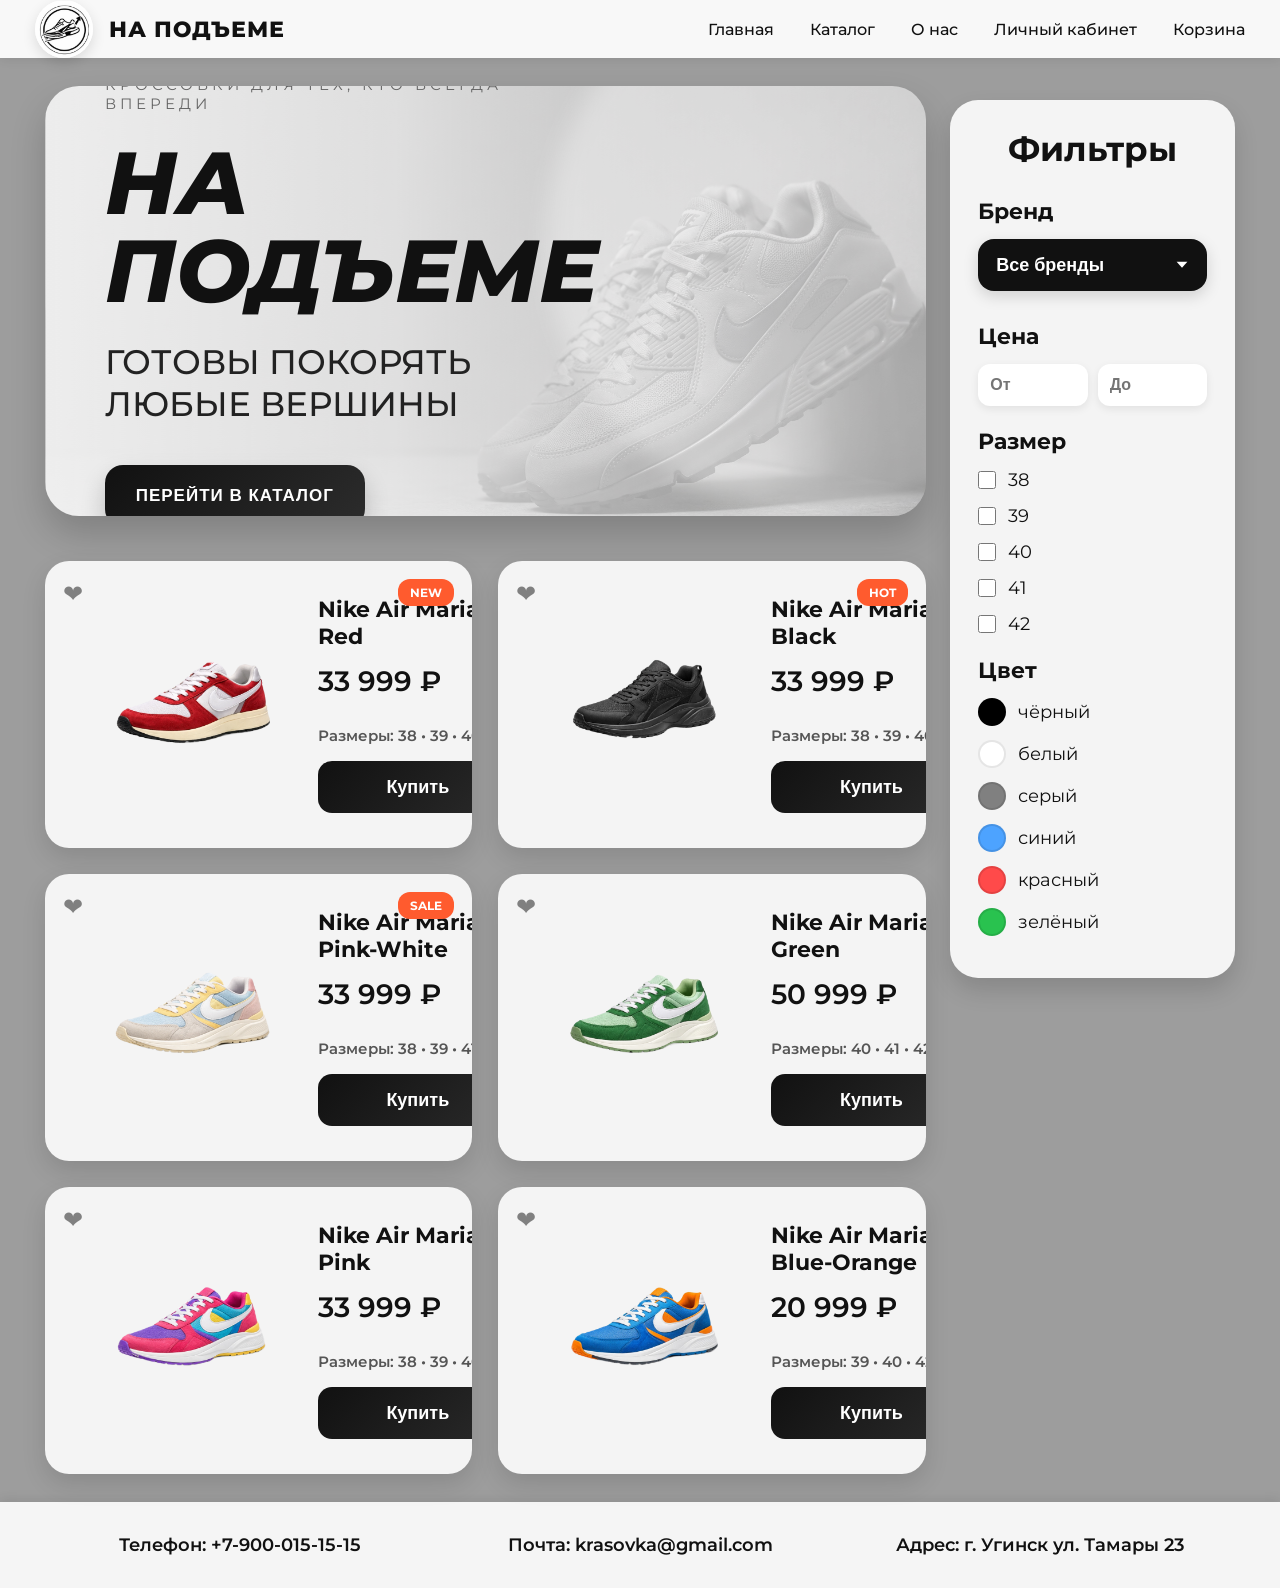
<file: index.html>
<!DOCTYPE html>
<html lang="ru">
<head>
<meta charset="UTF-8">
<meta name="viewport" content="width=device-width, initial-scale=1.0">
<title>НА ПОДЪЕМЕ</title>
<link rel="preconnect" href="https://fonts.googleapis.com">
<link href="https://fonts.googleapis.com/css2?family=Montserrat:wght@400;500;600;700;800&display=swap" rel="stylesheet">
<link rel="stylesheet" type="text/css" href="index.css">


</head>
<body>
<div id="sizeModal" class="size-modal">
    <div class="size-modal-content">
        <h2>Выберите размер</h2>

        <div id="sizes"></div>

        <button id="closeSize">Отмена</button>
    </div>
</div>
<header>
<div class="logo-wrapper"><div class="logo-circle"><a href="index.html"><img src="logo.png" alt="logo"></a></div>
<h1>НА ПОДЪЕМЕ</h1></div></div>
<nav><a href="index.html">Главная</a><a href="katalog.html">Каталог</a><a href="onas.html">О нас</a><a href="kab.html">Личный кабинет</a><a href="korzina.html" class="nav-cart-link">Корзина <span class="cart-badge">0</span></a></nav>
</header>

<div class="wrapper">
<div class="content">
<div class="hero">
<div class="hero-left">
<div class="hero-small">КРОССОВКИ ДЛЯ ТЕХ, КТО ВСЕГДА ВПЕРЕДИ</div>
<h2>НА ПОДЪЕМЕ</h2>
<p>ГОТОВЫ ПОКОРЯТЬ ЛЮБЫЕ ВЕРШИНЫ</p>
<a href="katalog.html"><button class="hero-btn">ПЕРЕЙТИ В КАТАЛОГ</button></a>
</div>
</div>

<div class="products">
    <div id="noResults" class="no-results" style="display:none;">
    <div class="no-results-icon"></div>
    <h2>Ничего не найдено</h2>
    <p>Попробуйте изменить параметры фильтрации</p>
</div>
<div class="card" data-brand="Nike" data-color="red" data-sizes="38,39,40,41"><div class="sale">NEW</div><div class="fav-heart">❤</div><div class="card-top"><img src="red.png"><div><h3>Nike Air Mariah Red</h3><div class="price">33 999 ₽</div><button class="buy-btn">Купить</button></div></div></div>
<div class="card" data-brand="Nike" data-color="black" data-sizes="38,39,40,41"><div class="sale">HOT</div><div class="fav-heart">❤</div><div class="card-top"><img src="black.png"><div><h3>Nike Air Mariah Black</h3><div class="price">33 999 ₽</div><button class="buy-btn">Купить</button></div></div></div>
<div class="card" data-brand="Nike" data-color="white" data-sizes="38,39,41"><div class="sale">SALE</div><div class="fav-heart">❤</div><div class="card-top"><img src="pinkwhite.png"><div><h3>Nike Air Mariah Pink-White</h3><div class="price">33 999 ₽</div><button class="buy-btn">Купить</button></div></div></div>
<div class="card" data-brand="Nike" data-color="green" data-sizes="40,41,42"><div class="fav-heart">❤</div><div class="card-top"><img src="green.png"><div><h3>Nike Air Mariah Green</h3><div class="price">50 999 ₽</div><button class="buy-btn">Купить</button></div></div></div>
<div class="card" data-brand="Nike" data-color="pink" data-sizes="38,39,40"><div class="fav-heart">❤</div><div class="card-top"><img src="pink.png"><div><h3>Nike Air Mariah Pink</h3><div class="price">33 999 ₽</div><button class="buy-btn">Купить</button></div></div></div>
<div class="card" data-brand="Nike" data-color="blue" data-sizes="39,40,42"><div class="fav-heart">❤</div><div class="card-top"><img src="blueorange.png"><div><h3>Nike Air Mariah Blue-Orange</h3><div class="price">20 999 ₽</div><button class="buy-btn">Купить</button></div></div></div>
</div>
</div>

<aside class="sidebar">
<h2>Фильтры</h2>

<div class="filter-title">Бренд</div>

<select id="brandFilter">
<option value="">Все бренды</option>
<option value="Nike">Nike</option>
<option value="Adidas">Adidas</option>
<option value="Puma">Puma</option>
</select>

<div class="filter-title">Цена</div>

<div class="price-inputs">
    <input type="number" id="minPrice" placeholder="От">
    <input type="number" id="maxPrice" placeholder="До">
</div>

<input
type="range"
class="range"
min="0"
max="60000"
step="1000"
value="60000"
id="priceRange">

<div class="filter-title">Размер</div>

<div class="check-group">
<label><input type="checkbox">38</label>
<label><input type="checkbox">39</label>
<label><input type="checkbox">40</label>
<label><input type="checkbox">41</label>
<label><input type="checkbox">42</label>
</div>

<div class="filter-title">Цвет</div>

<div class="color-group">

<label class="color-option">
<input type="checkbox" value="black">
<span class="color" style="background:black;"></span>
чёрный
</label>

<label class="color-option">
<input type="checkbox" value="white">
<span class="color" style="background:white;"></span>
белый
</label>

<label class="color-option">
<input type="checkbox" value="gray">
<span class="color" style="background:gray;"></span>
серый
</label>

<label class="color-option">
<input type="checkbox" value="blue">
<span class="color" style="background:#4da3ff;"></span>
синий
</label>

<label class="color-option">
<input type="checkbox" value="red">
<span class="color" style="background:#ff4a4a;"></span>
красный
</label>

<label class="color-option">
<input type="checkbox" value="green">
<span class="color" style="background:#29c24f;"></span>
зелёный
</label>

</div>

</aside>
</div>

<footer>

<div>
Телефон: <a href="tel:+79000151515" class="contact-link">+7-900-015-15-15</a>
</div>

<div>
Почта: <a href="mailto:krasovka@gmail.com" class="contact-link">krasovka@gmail.com</a>
</div>

<div class="footer-address">
Адрес: г. Угинск ул. Тамары 23
</div>

</footer>
<script>

const modal =
document.getElementById('sizeModal');

const sizesBlock =
document.getElementById('sizes');

document
.getElementById('closeSize')
.onclick = () => {

    modal.classList.remove('active');

};

document
.querySelectorAll('.buy-btn')
.forEach(btn => {

    btn.addEventListener('click', () => {

        const card =
            btn.closest('.card');

        const sizes =
            card.dataset.sizes.split(',');

        sizesBlock.innerHTML = '';

        sizes.forEach(size => {

            const button =
                document.createElement('button');

            button.className =
                'size-btn';

            button.textContent =
                size;

            button.onclick = () => {

                addToCart(card,size);

                modal.classList.remove('active');

            };

            sizesBlock.appendChild(button);

        });

        modal.classList.add('active');

    });

});

function addToCart(card,size){

    const item = {

        name:
            card.querySelector('h3').innerText,

        price:
            card.querySelector('.price').innerText,

        image:
            card.querySelector('img').src,

        size:size,

        quantity:1

    };

    let cart =
        JSON.parse(
            localStorage.getItem('cart') || '[]'
        );

    cart.push(item);

    localStorage.setItem(
        'cart',
        JSON.stringify(cart)
    );
updateCartBadge();
    alert(
        'Товар добавлен в корзину\nРазмер: ' + size
    );

}

</script>
<script>
document.querySelectorAll('.card').forEach(card => {
    const sizes = card.dataset.sizes.split(',').map(s => s.trim());
    const sizesDiv = document.createElement('div');
    sizesDiv.classList.add('sizes-view');
    sizesDiv.textContent = 'Размеры: ' + sizes.join(' • ');
    const cardContent = card.querySelector('.card-top div');
    cardContent.insertBefore(sizesDiv, cardContent.querySelector('.buy-btn'));
});
</script>

<script>
const cards=document.querySelectorAll('.card');
const priceRange=document.getElementById('priceRange');
const minPrice=document.getElementById('minPrice');
const maxPrice=document.getElementById('maxPrice');
const sizeChecks=document.querySelectorAll('.check-group input');
const brandFilter=document.getElementById('brandFilter');
const colorChecks=document.querySelectorAll('.color-group input');

function filterProducts(){
    const minVal = minPrice.value ? Number(minPrice.value) : 0;
    const maxVal = maxPrice.value ? Number(maxPrice.value) : Number(priceRange.value);
    cards.forEach(card => {
        const price = parseInt(card.querySelector('.price').innerText.replace(/\D/g,''));
        const cardBrand = card.dataset.brand;
        const cardColor = card.dataset.color.split(',').map(c=>c.trim());
        const cardSizes = card.dataset.sizes.split(',').map(Number);

        const selectedBrand = brandFilter.value;
        const selectedColors = [...colorChecks].filter(x=>x.checked).map(x=>x.value);
        const selectedSizes = [...sizeChecks].filter(x=>x.checked).map(x=>Number(x.parentElement.textContent.trim()));

        let show = price>=minVal && price<=maxVal;

        if(selectedBrand) show = show && cardBrand===selectedBrand;
        if(selectedColors.length) show = show && selectedColors.some(c=>cardColor.includes(c));
        if(selectedSizes.length) show = show && selectedSizes.some(s=>cardSizes.includes(s));

        card.style.display = show ? 'block' : 'none';
    });
}

priceRange.addEventListener('input',filterProducts);
minPrice.addEventListener('input',filterProducts);
maxPrice.addEventListener('input',filterProducts);
sizeChecks.forEach(x=>x.addEventListener('change',filterProducts));
colorChecks.forEach(x=>x.addEventListener('change',filterProducts));
brandFilter.addEventListener('change',filterProducts);

filterProducts();

function filterProducts(){
    const minVal = minPrice.value ? Number(minPrice.value) : 0;
    const maxVal = maxPrice.value ? Number(maxPrice.value) : Number(priceRange.value);
    let visibleCount = 0; // счётчик видимых карточек

    cards.forEach(card => {
        const price = parseInt(card.querySelector('.price').innerText.replace(/\D/g,''));
        const cardBrand = card.dataset.brand;
        const cardColor = card.dataset.color.split(',').map(c=>c.trim());
        const cardSizes = card.dataset.sizes.split(',').map(Number);

        const selectedBrand = brandFilter.value;
        const selectedColors = [...colorChecks].filter(x=>x.checked).map(x=>x.value);
        const selectedSizes = [...sizeChecks].filter(x=>x.checked).map(x=>Number(x.parentElement.textContent.trim()));

        let show = price>=minVal && price<=maxVal;

        if(selectedBrand) show = show && cardBrand===selectedBrand;
        if(selectedColors.length) show = show && selectedColors.some(c=>cardColor.includes(c));
        if(selectedSizes.length) show = show && selectedSizes.some(s=>cardSizes.includes(s));

        card.style.display = show ? 'block' : 'none';

        if(show) visibleCount++;
    });

    // Показать/скрыть заглушку
    const noResults = document.getElementById('noResults');
    if(visibleCount === 0){
        noResults.style.display = 'flex';
    } else {
        noResults.style.display = 'none';
    }
}
</script>
<script>
document.querySelectorAll('.fav-heart').forEach(heart => {

    const card = heart.closest('.card');
    const name = card.querySelector('h3').innerText;

    let favorites = JSON.parse(localStorage.getItem('favorites') || '[]');
    if(favorites.some(f => f.name === name)){
        heart.classList.add('active');
    }
    heart.addEventListener('click', () => {

        let favorites = JSON.parse(localStorage.getItem('favorites') || '[]');

        const index = favorites.findIndex(f => f.name === name);

        if(index === -1){
            favorites.push({
                name: name,
                price: card.querySelector('.price').innerText,
                image: card.querySelector('img').src
            });
            heart.classList.add('active');
        }else{
            favorites.splice(index, 1);
            heart.classList.remove('active');
        }

        localStorage.setItem('favorites', JSON.stringify(favorites));
    });
    });
   function updateCartBadge() {
  const cart = JSON.parse(localStorage.getItem('cart') || '[]');
  const totalCount = cart.reduce((sum, item) => sum + (item.quantity || 1), 0);
  const badge = document.querySelector('.cart-badge');
  
  if (badge) {
    badge.textContent = totalCount;
    badge.classList.toggle('active', totalCount > 0);
  }
}


updateCartBadge();


window.addEventListener('storage', (e) => {
  if (e.key === 'cart' || !e.key) {
    updateCartBadge();
  }
});
</script>
</body>
</html>
</file>
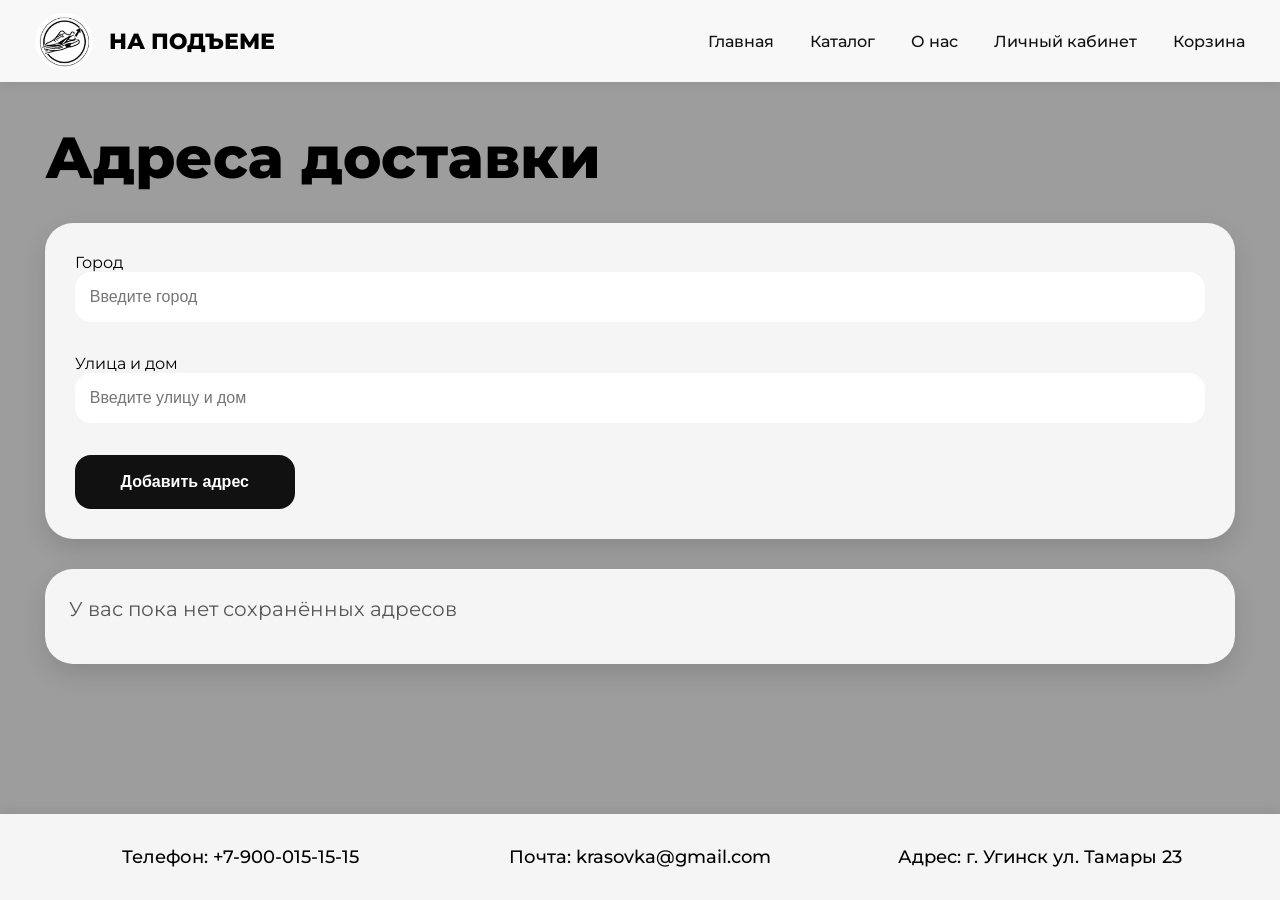
<file: adress.html>
<!DOCTYPE html>
<html lang="ru">
<head>
<meta charset="UTF-8">
<meta name="viewport" content="width=device-width, initial-scale=1.0">
<title>Адреса доставки</title>

<link href="https://fonts.googleapis.com/css2?family=Montserrat:wght@400;500;600;700;800&display=swap" rel="stylesheet">

<style>
*{margin:0;padding:0;box-sizing:border-box;}
body{font-family:'Montserrat',sans-serif;background:#9d9d9d;min-height:100vh;display:flex;flex-direction:column;}
header{width:100%;height:82px;background:#f8f8f8;display:flex;align-items:center;justify-content:space-between;padding:0 35px;box-shadow:0 2px 10px rgba(0,0,0,.08);}
.logo-wrapper{display:flex;align-items:center;gap:16px;}
.logo-circle{width:58px;height:58px;border-radius:50%;overflow:hidden;background:white;}
.logo-circle img{width:100%;height:100%;object-fit:cover;}
.logo-wrapper h1{font-size:22px;font-weight:800;}
nav{display:flex;gap:36px;}
nav a{text-decoration:none;color:#111;font-weight:500;}
.container{width:93%;margin:40px auto;flex:1;}
.title{font-size:58px;font-weight:800;margin-bottom:30px;}
.add-address{background:#f5f5f5;padding:30px;border-radius:28px;margin-bottom:30px;box-shadow:0 10px 24px rgba(0,0,0,.12);}
.add-address input{width:100%;height:50px;padding:0 15px;border:none;border-radius:16px;font-size:16px;margin-bottom:16px;}
.btn{width:220px;height:54px;border:none;border-radius:16px;background:#111;color:white;font-size:16px;font-weight:700;cursor:pointer;transition:.3s;}
.btn:hover{background:#ff5b2e;}
.address{background:#f5f5f5;padding:24px;border-radius:28px;margin-bottom:24px;box-shadow:0 10px 24px rgba(0,0,0,.12);}
.address p{font-size:20px;color:#555;line-height:1.6;margin-bottom:15px;}
.delete-btn{background:#ff4c4c;}
.delete-btn:hover{background:#e53c3c;}
.suggestions{background:white;border-radius:12px;overflow:hidden;margin-bottom:16px;box-shadow:0 5px 15px rgba(0,0,0,.1);}
.suggestion{padding:12px 15px;cursor:pointer;border-bottom:1px solid #eee;}
.suggestion:hover{background:#f0f0f0;}
footer{width:100%;background:#f5f5f5;padding:32px 40px;display:flex;justify-content:space-between;align-items:center;font-size:18px;box-shadow:0 -3px 10px rgba(0,0,0,.08);margin-top:auto;}
footer div{flex:1;text-align:center;font-weight:500;}
@media(max-width:850px){nav{display:none;}footer{flex-direction:column;gap:15px;}.title{font-size:42px;}}
</style>
</head>
<body>

<header>
<div class="logo-wrapper">
<div class="logo-circle"><img src="logo.png"></div>
<h1>НА ПОДЪЕМЕ</h1>
</div>
<nav>
<a href="index.html">Главная</a>
<a href="katalog.html">Каталог</a>
<a href="onas.html">О нас</a>
<a href="kab.html">Личный кабинет</a>
<a href="korzina.html">Корзина</a>
</nav>
</header>

<div class="container">

<h1 class="title">Адреса доставки</h1>

<div class="add-address">
<label>Город</label>
<input type="text" id="cityInput" placeholder="Введите город">
<div id="citySuggestions" class="suggestions"></div>

<label>Улица и дом</label>
<input type="text" id="streetInput" placeholder="Введите улицу и дом ">
<div id="streetSuggestions" class="suggestions"></div>

<button class="btn" onclick="addAddress()">Добавить адрес</button>
</div>

<div id="addressesContainer"></div>
</div>

<footer>
<div>Телефон: +7-900-015-15-15</div>
<div>Почта: krasovka@gmail.com</div>
<div>Адрес: г. Угинск ул. Тамары 23</div>
</footer>

<script>
const cities = ['Москва','Мурманск','Магадан','Майкоп','Махачкала','Санкт-Петербург','Самара','Саратов','Сочи','Сургут','Севастополь','Краснодар','Красноярск','Казань','Новосибирск','Омск','Уфа'];
const streets = ['Ленина, ','Ленина, ','Лесная, ','Луговая, ','Мира, ','Мира, ','Пушкина, ','Гагарина,','Советская, ','Комсомольская, ','Центральная, '];

let addresses = JSON.parse(localStorage.getItem('addresses') || '[]');

function renderAddresses(){
    const container = document.getElementById('addressesContainer');
    container.innerHTML = '';
    if(addresses.length === 0){
        container.innerHTML = '<div class="address"><p>У вас пока нет сохранённых адресов</p></div>';
        return;
    }
    addresses.forEach((address,index)=>{
        container.innerHTML += `<div class="address"><p>${address.city}, ул. ${address.street.split(',')[0]}, д. ${address.street.split(',')[1]?.trim() || ''}</p><button class="btn delete-btn" onclick="deleteAddress(${index})">Удалить адрес</button></div>`;
    });
}

function addAddress(){
    const city = document.getElementById('cityInput').value.trim();
    const street = document.getElementById('streetInput').value.trim();
    if(city === '' || street === ''){
        alert('Заполните все поля');
        return;
    }
    addresses.push({city, street});
    localStorage.setItem('addresses', JSON.stringify(addresses));
    document.getElementById('cityInput').value = '';
    document.getElementById('streetInput').value = '';
    renderAddresses();
}

function deleteAddress(index){
    addresses.splice(index,1);
    localStorage.setItem('addresses', JSON.stringify(addresses));
    renderAddresses();
}

// Подсказки для города
const cityInput = document.getElementById('cityInput');
const citySuggestions = document.getElementById('citySuggestions');
cityInput.addEventListener('input', ()=>{
    const value = cityInput.value.toLowerCase();
    citySuggestions.innerHTML = '';
    if(!value) return;
    cities.filter(c => c.toLowerCase().startsWith(value)).forEach(c => {
        const div = document.createElement('div');
        div.className='suggestion';
        div.textContent=c;
        div.onclick=()=>{cityInput.value=c; citySuggestions.innerHTML='';};
        citySuggestions.appendChild(div);
    });
});

// Подсказки для улицы
const streetInput = document.getElementById('streetInput');
const streetSuggestions = document.getElementById('streetSuggestions');
streetInput.addEventListener('input', ()=>{
    const value = streetInput.value.toLowerCase();
    streetSuggestions.innerHTML = '';
    if(!value) return;
    streets.filter(s => s.toLowerCase().startsWith(value)).forEach(s => {
        const div = document.createElement('div');
        div.className='suggestion';
        div.textContent=s;
        div.onclick=()=>{streetInput.value=s; streetSuggestions.innerHTML='';};
        streetSuggestions.appendChild(div);
    });
});

renderAddresses();
</script>

</body>
</html>
</file>
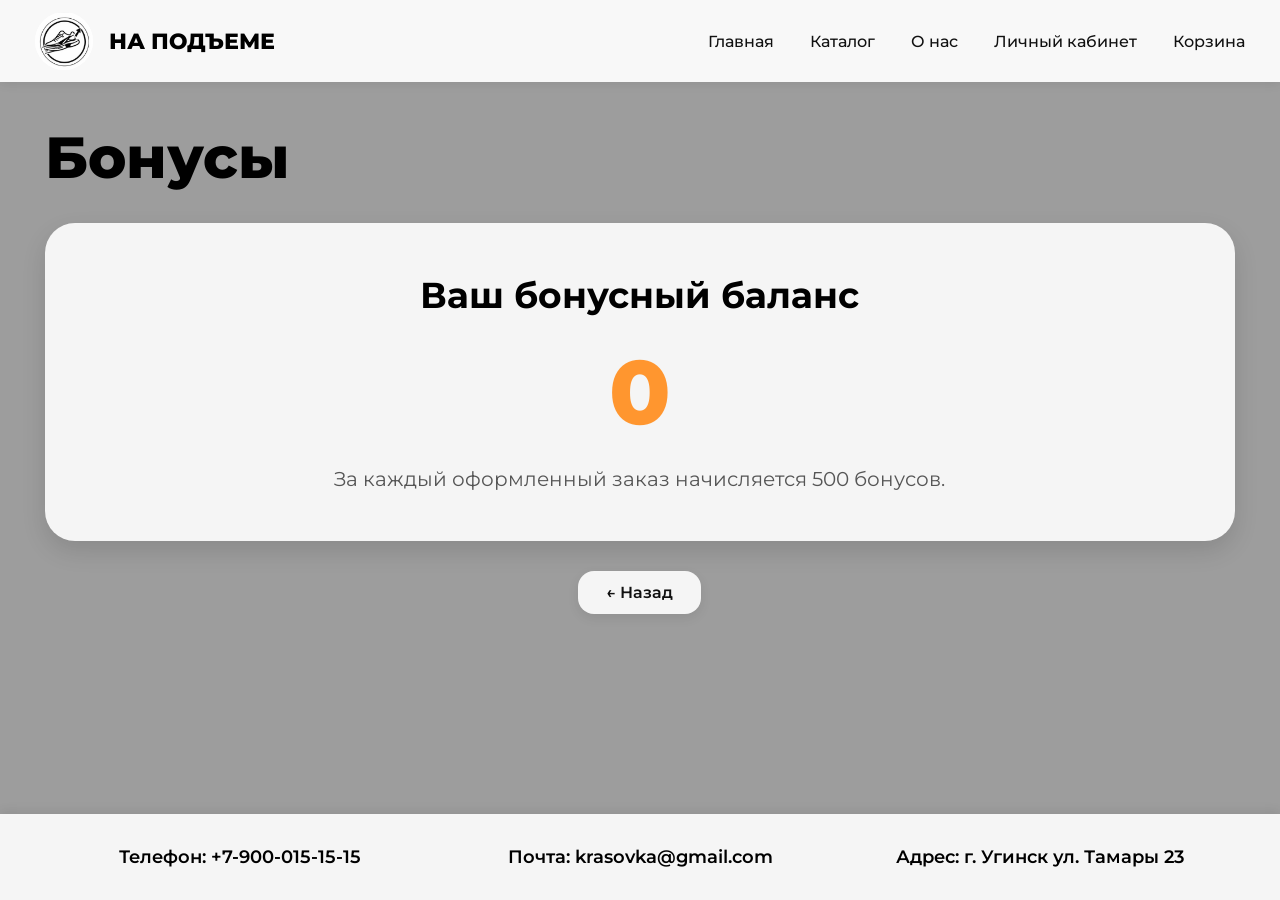
<file: bonusy.html>
<!DOCTYPE html>
<html lang="ru">
<head>
<meta charset="UTF-8">
<meta name="viewport" content="width=device-width, initial-scale=1.0">
<title>Бонусы</title>

<link href="https://fonts.googleapis.com/css2?family=Montserrat:wght@400;500;600;700;800&display=swap" rel="stylesheet">
<link rel="stylesheet" type="text/css" href="bonusy.css">
</head>
<body>

<header>

<div class="logo-wrapper"><div class="logo-circle"><a href="index.html"><img src="logo.png" alt="logo"></a></div>
<h1>НА ПОДЪЕМЕ</h1></div>

<nav>
<a href="index.html">Главная</a>
<a href="katalog.html">Каталог</a>
<a href="onas.html">О нас</a>
<a href="kab.html">Личный кабинет</a>
<a href="korzina.html" class="nav-cart-link">Корзина <span class="cart-badge">0</span></a>

</nav>

</header>

<div class="container">


<h1 class="title">Бонусы</h1>

<div class="bonus-card">

<h2>Ваш бонусный баланс</h2>

<div class="bonus-value" id="bonusBalance">
0
</div>

<p>
За каждый оформленный заказ начисляется 500 бонусов.
</p>


</div>
<a href="kab.html" class="back-btn">← Назад</a>
</div>



<footer>

<div>
Телефон: <a href="tel:+79000151515" class="contact-link">+7-900-015-15-15</a>
</div>

<div>
Почта: <a href="mailto:krasovka@gmail.com" class="contact-link">krasovka@gmail.com</a>
</div>

<div class="footer-address">
Адрес: г. Угинск ул. Тамары 23
</div>

</footer>
<script>

function updateBonusBalance(){

    const bonuses = Number(
        localStorage.getItem('bonuses') || 0
    );

    document.getElementById(
        'bonusBalance'
    ).textContent = bonuses;
}

updateBonusBalance();

window.addEventListener(
    'storage',
    updateBonusBalance
);
 function updateCartBadge() {
  const cart = JSON.parse(localStorage.getItem('cart') || '[]');
  const totalCount = cart.reduce((sum, item) => sum + (item.quantity || 1), 0);
  const badge = document.querySelector('.cart-badge');
  
  if (badge) {
    badge.textContent = totalCount;
    badge.classList.toggle('active', totalCount > 0);
  }
}


updateCartBadge();


window.addEventListener('storage', (e) => {
  if (e.key === 'cart' || !e.key) {
    updateCartBadge();
  }
});
</script>

</body>
</html>
</file>
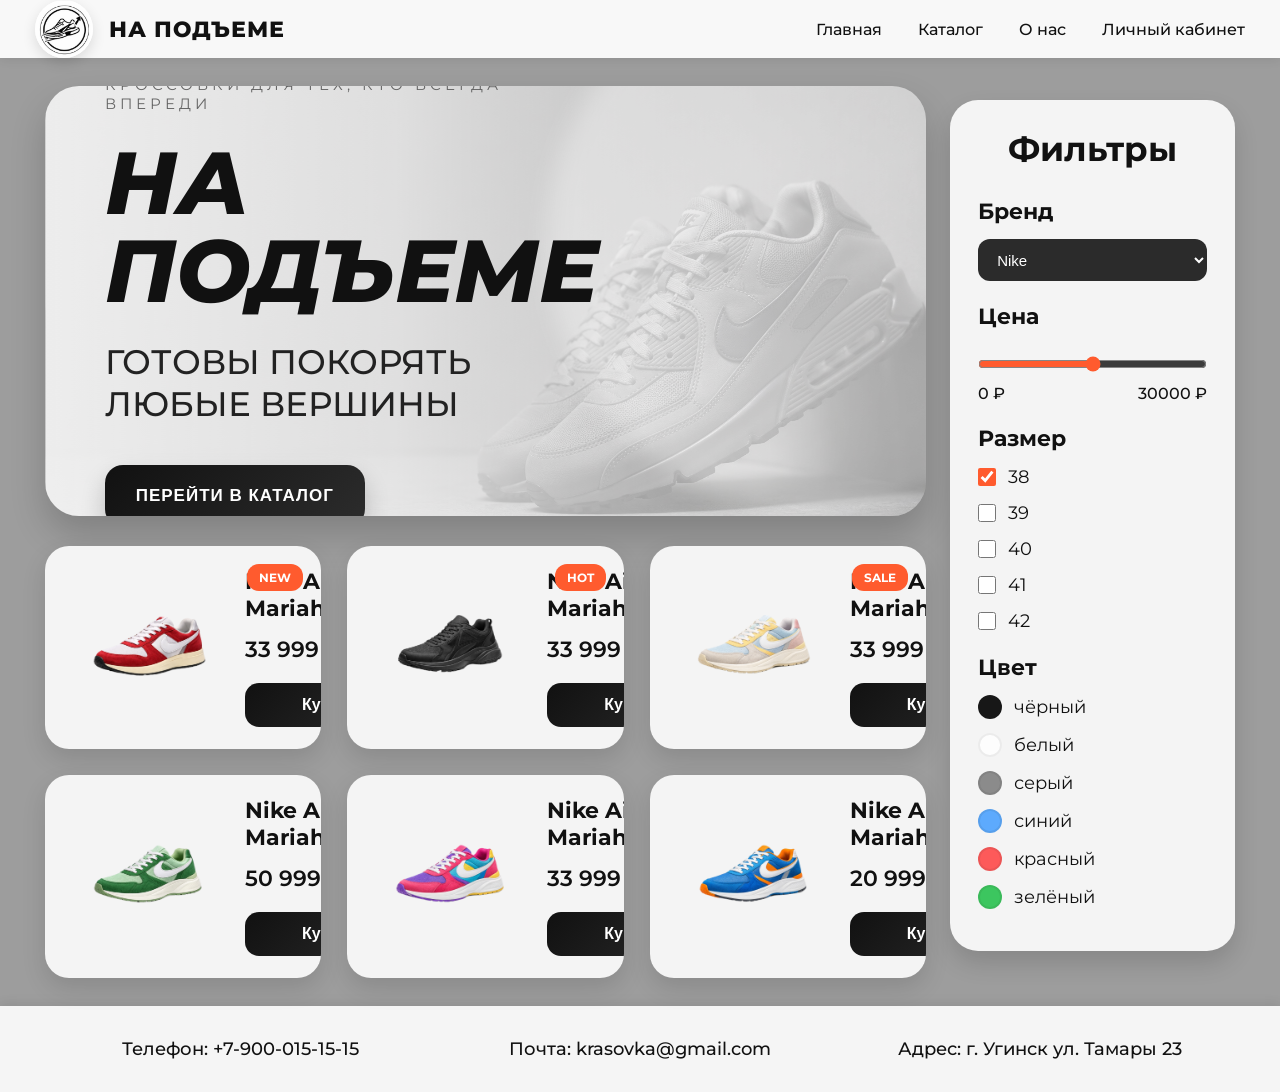
<file: glavn.html>
<!DOCTYPE html>
<html lang="ru">
<head>
<meta charset="UTF-8">
<meta name="viewport" content="width=device-width, initial-scale=1.0">
<title>НА ПОДЪЕМЕ</title>
<link rel="preconnect" href="https://fonts.googleapis.com">
<link href="https://fonts.googleapis.com/css2?family=Montserrat:wght@400;500;600;700;800&display=swap" rel="stylesheet">
<style>
*{margin:0;padding:0;box-sizing:border-box;}
html,body{height:100%;font-family:'Montserrat',sans-serif;background:#9d9d9d;color:#111;display:flex;flex-direction:column;}
header{width:100%;height:82px;background:#f8f8f8;display:flex;align-items:center;justify-content:space-between;padding:0 35px;position:sticky;top:0;z-index:100;box-shadow:0 2px 10px rgba(0,0,0,0.08);}
.logo-wrapper{display:flex;align-items:center;gap:16px;}
.logo-circle{width:58px;height:58px;border-radius:50%;overflow:hidden;background:white;box-shadow:0 5px 14px rgba(0,0,0,0.12);}
.logo-circle img{width:100%;height:100%;object-fit:cover;}
.logo-wrapper h1{font-size:22px;font-weight:800;letter-spacing:1px;}
nav{display:flex;gap:36px;}
nav a{text-decoration:none;color:#111;font-weight:500;transition:0.25s;position:relative;}
nav a:hover{color:#ff5b2e;}
nav a::after{content:'';width:0%;height:2px;background:#ff5b2e;position:absolute;left:0;bottom:-6px;transition:0.25s;}
nav a:hover::after{width:100%;}
.wrapper{width:93%;margin:28px auto;display:flex;gap:24px;flex:1;}
.content{flex:1;}
.hero{width:100%;height:430px;border-radius:34px;overflow:hidden;position:relative;display:flex;align-items:center;background:linear-gradient(90deg,rgba(245,245,245,0.95) 0%,rgba(240,240,240,0.88) 40%,rgba(235,235,235,0.45) 100%), url("hero.jpg"); background-size:cover;background-position:center right;box-shadow:0 18px 35px rgba(0,0,0,0.18);}
.hero::before{content:'';position:absolute;width:550px;height:550px;background:rgba(255,255,255,0.35);border-radius:50%;right:-170px;top:-120px;filter:blur(12px);}
.hero-left{width:55%;padding-left:60px;position:relative;z-index:2;}
.hero-small{font-size:15px;letter-spacing:4px;color:#666;margin-bottom:26px;}
.hero h2{font-size:88px;font-weight:800;line-height:1;font-style:italic;margin-bottom:26px;color:#111;}
.hero p{font-size:34px;font-weight:500;color:#222;margin-bottom:40px;}
.hero-btn{width:260px;height:62px;border:none;border-radius:18px;background:linear-gradient(135deg,#111,#2c2c2c);color:white;font-size:17px;font-weight:700;letter-spacing:1px;cursor:pointer;transition:0.35s;box-shadow:0 12px 25px rgba(0,0,0,0.2);}
.hero-btn:hover{transform:translateY(-4px);background:linear-gradient(135deg,#ff5b2e,#ff7b57);}
.products{margin-top:30px;display:grid;grid-template-columns:repeat(3,1fr);gap:26px;}
.card{background:#f4f4f4;border-radius:24px;padding:22px;position:relative;transition:0.3s;overflow:hidden;box-shadow:0 10px 24px rgba(0,0,0,0.12);}
.card:hover{transform:translateY(-8px);box-shadow:0 18px 35px rgba(0,0,0,0.18);}
.sale{position:absolute;top:18px;right:18px;background:#ff5b2e;color:white;padding:6px 12px;border-radius:12px;font-size:12px;font-weight:700;}
.card-top{display:flex;align-items:center;gap:18px;}
.card img{width:160px;height:120px;object-fit:contain;transition:0.35s;}
.card:hover img{transform:scale(1.08);}
.card h3{font-size:22px;margin-bottom:14px;font-weight:700;}
.price{font-size:22px;font-weight:600;margin-bottom:20px;}
.buy-btn{width:170px;height:44px;border:none;border-radius:14px;background:linear-gradient(135deg,#111,#2b2b2b);color:white;font-size:16px;font-weight:600;cursor:pointer;transition:0.25s;}
.buy-btn:hover{background:linear-gradient(135deg,#ff5b2e,#ff7b57);transform:scale(1.03);}
.sidebar{width:285px;background:#f4f4f4;border-radius:28px;padding:28px;height:fit-content;position:sticky;top:100px;box-shadow:0 12px 24px rgba(0,0,0,0.14);}
.sidebar h2{text-align:center;margin-bottom:28px;font-size:34px;}
.filter-title{margin-top:22px;margin-bottom:14px;font-size:22px;font-weight:700;}
select{width:100%;height:42px;border:none;border-radius:12px;background:#2b2b2b;color:white;padding:0 15px;font-size:15px;}
.range{width:100%;accent-color:#ff5b2e;margin:12px 0;}
.price-row{display:flex;justify-content:space-between;font-weight:500;}
.check-group label,.color-group label{display:flex;align-items:center;gap:12px;margin-bottom:14px;font-size:18px;}
input[type="checkbox"]{width:18px;height:18px;accent-color:#ff5b2e;}
.color-group{margin-top:12px;}
.color-option{display:flex;align-items:center;gap:14px;margin-bottom:16px;font-size:18px;cursor:pointer;user-select:none;}
.color-option input{display:none;}
.color{width:24px;height:24px;border-radius:50%;border:2px solid rgba(0,0,0,0.08);transition:0.25s ease;opacity:0.9;}
.color-option input:checked + .color{transform:scale(1.15);border:3px solid rgba(0,0,0,0.35);box-shadow:0 0 0 4px rgba(255,255,255,0.8),0 4px 10px rgba(0,0,0,0.12);opacity:1;}
.color-option:hover .color{transform:scale(1.08);}
/* FOOTER */
footer{width:100%;background:#f5f5f5;padding:32px 40px;display:flex;justify-content:space-between;align-items:center;font-size:18px;box-shadow:0 -3px 10px rgba(0,0,0,0.08);margin-top:auto;}
footer div{flex:1;text-align:center;font-weight:500;}
@media(max-width:1200px){.products{grid-template-columns:repeat(2,1fr);}}
@media(max-width:900px){.wrapper{flex-direction:column;}.sidebar{width:100%;position:relative;top:0;}.products{grid-template-columns:1fr;}.hero{height:520px;}.hero-left{width:100%;padding:40px;}.hero h2{font-size:54px;}.hero p{font-size:24px;}footer{flex-direction:column;gap:16px;}nav{display:none;}}
</style>
</head>
<body>

<header>
<div class="logo-wrapper"><div class="logo-circle"><img src="logo.png" alt="logo"></div><h1>НА ПОДЪЕМЕ</h1></div>
<nav><a href="glavn.html">Главная</a><a href="katalog.html">Каталог</a><a href="onas.html">О нас</a><a href="kab.html">Личный кабинет</a></nav>
</header>

<div class="wrapper">
<div class="content">
<div class="hero">
<div class="hero-left">
<div class="hero-small">КРОССОВКИ ДЛЯ ТЕХ, КТО ВСЕГДА ВПЕРЕДИ</div>
<h2>НА ПОДЪЕМЕ</h2>
<p>ГОТОВЫ ПОКОРЯТЬ ЛЮБЫЕ ВЕРШИНЫ</p>
<a href="katalog.html">
    <button class="hero-btn">
        ПЕРЕЙТИ В КАТАЛОГ
    </button>
</a>
</div>
</div>

<div class="products">
<div class="card"><div class="sale">NEW</div><div class="card-top"><img src="red.png"><div><h3>Nike Air Mariah</h3><div class="price">33 999 ₽</div><button class="buy-btn">Купить</button></div></div></div>
<div class="card"><div class="sale">HOT</div><div class="card-top"><img src="black.png"><div><h3>Nike Air Mariah</h3><div class="price">33 999 ₽</div><button class="buy-btn">Купить</button></div></div></div>
<div class="card"><div class="sale">SALE</div><div class="card-top"><img src="pinkwhite.png"><div><h3>Nike Air Mariah</h3><div class="price">33 999 ₽</div><button class="buy-btn">Купить</button></div></div></div>
<div class="card"><div class="card-top"><img src="green.png"><div><h3>Nike Air Mariah</h3><div class="price">50 999 ₽</div><button class="buy-btn">Купить</button></div></div></div>
<div class="card"><div class="card-top"><img src="pink.png"><div><h3>Nike Air Mariah</h3><div class="price">33 999 ₽</div><button class="buy-btn">Купить</button></div></div></div>
<div class="card"><div class="card-top"><img src="blueorange.png"><div><h3>Nike Air Mariah</h3><div class="price">20 999 ₽</div><button class="buy-btn">Купить</button></div></div></div>
</div>
</div>

<aside class="sidebar">
<h2>Фильтры</h2>
<div class="filter-title">Бренд</div>
<select><option>Nike</option><option>Adidas</option><option>Puma</option></select>
<div class="filter-title">Цена</div>
<input type="range" class="range" min="0" max="60000" value="30000" id="priceRange" oninput="priceValue.innerText=this.value+' ₽'">
<div class="price-row"><span>0 ₽</span><span id="priceValue">30000 ₽</span></div>
<div class="filter-title">Размер</div>
<div class="check-group">
<label><input type="checkbox" checked>38</label>
<label><input type="checkbox">39</label>
<label><input type="checkbox">40</label>
<label><input type="checkbox">41</label>
<label><input type="checkbox">42</label>
</div>
<div class="filter-title">Цвет</div>
<div class="color-group">
<label class="color-option"><input type="checkbox"><span class="color" style="background:black;"></span>чёрный</label>
<label class="color-option"><input type="checkbox"><span class="color" style="background:white;"></span>белый</label>
<label class="color-option"><input type="checkbox"><span class="color" style="background:gray;"></span>серый</label>
<label class="color-option"><input type="checkbox"><span class="color" style="background:#4da3ff;"></span>синий</label>
<label class="color-option"><input type="checkbox"><span class="color" style="background:#ff4a4a;"></span>красный</label>
<label class="color-option"><input type="checkbox"><span class="color" style="background:#29c24f;"></span>зелёный</label>
</div>
</aside>
</div>

<footer>
<div>Телефон: +7-900-015-15-15</div>
<div>Почта: krasovka@gmail.com</div>
<div>Адрес: г. Угинск ул. Тамары 23</div>
</footer>

</body>
</html>
</file>
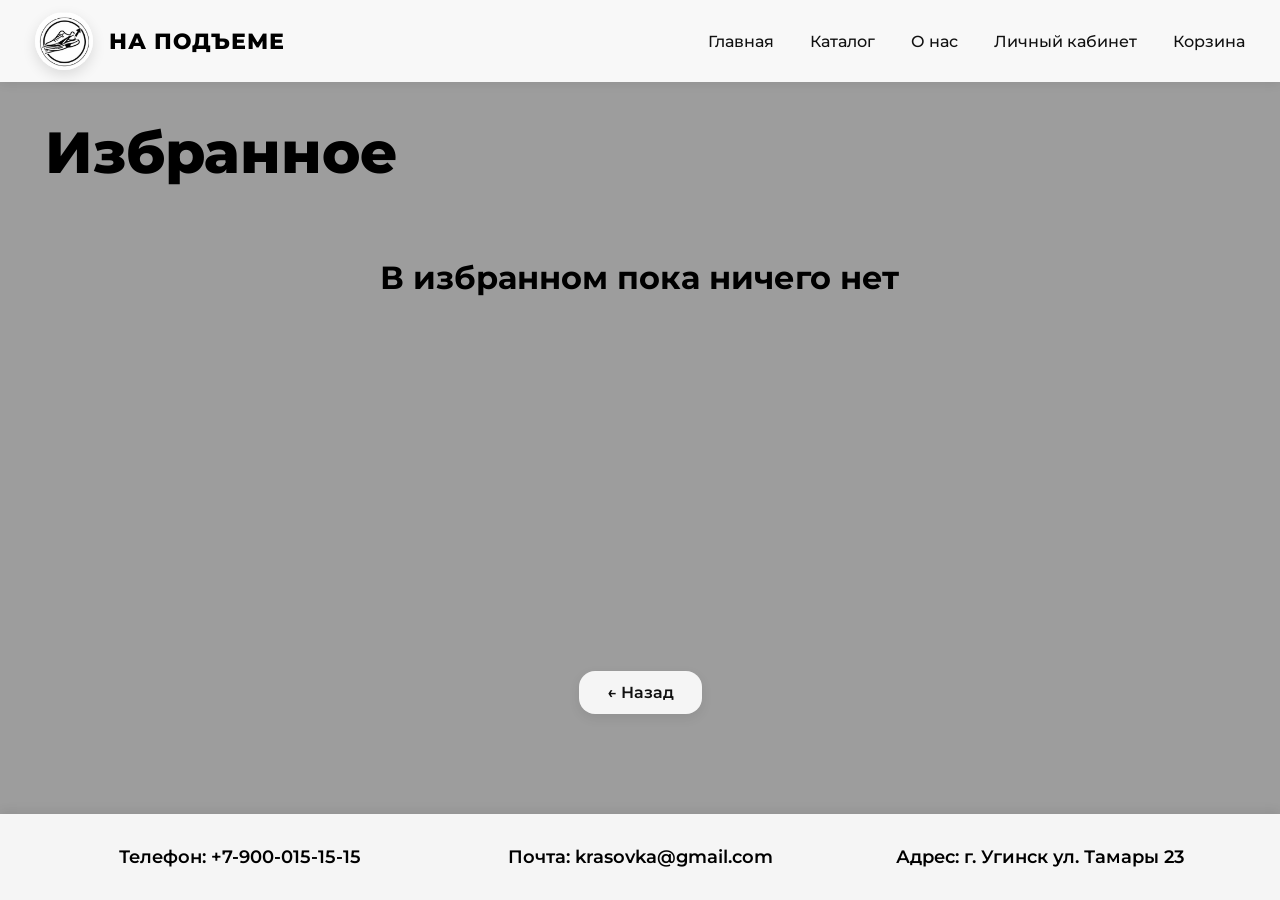
<file: izbr.html>
<!DOCTYPE html>
<html lang="ru">
<head>
<meta charset="UTF-8">
<meta name="viewport" content="width=device-width, initial-scale=1.0">
<title>Избранное — НА ПОДЪЕМЕ</title>
<link rel="stylesheet" href="izbr.css">
<link href="https://fonts.googleapis.com/css2?family=Montserrat:wght@400;500;600;700;800&display=swap" rel="stylesheet">
</head>
<body>

<header>
<div class="logo-wrapper"><div class="logo-circle"><a href="index.html"><img src="logo.png" alt="logo"></a></div>
<h1>НА ПОДЪЕМЕ</h1></div>
<nav>
  <a href="index.html">Главная</a>
  <a href="katalog.html">Каталог</a>
  <a href="onas.html">О нас</a>
  <a href="kab.html">Личный кабинет</a>
  <a href="korzina.html" class="nav-cart-link">Корзина <span class="cart-badge">0</span></a>
</nav>
</header>
<div class="container">
<h1 class="title">Избранное</h1>
<div class="products" id="favoritesContainer"></div>
</div>
<!-- Модальное окно выбора размера -->
 <a href="kab.html" class="back-btn">← Назад</a>
<div id="sizeModal">
  <div id="sizeModalContent">
    <h3>Выберите размер</h3>
    <div id="sizeOptions"></div>
    <button id="sizeCancel">Отмена</button>
  </div>
</div>
<footer>

<div>
Телефон: <a href="tel:+79000151515" class="contact-link">+7-900-015-15-15</a>
</div>

<div>
Почта: <a href="mailto:krasovka@gmail.com" class="contact-link">krasovka@gmail.com</a>
</div>

<div class="footer-address">
Адрес: г. Угинск ул. Тамары 23
</div>

</footer>

<script>
let favorites = JSON.parse(localStorage.getItem('favorites') || '[]');
const container = document.getElementById('favoritesContainer');
const modal = document.getElementById('sizeModal');
const sizeOptions = document.getElementById('sizeOptions');
const sizeCancel = document.getElementById('sizeCancel');

sizeCancel.onclick = ()=> modal.style.display='none';

function renderFavorites(){
  container.innerHTML='';
  if(favorites.length===0){
    container.innerHTML='<h2 style="grid-column:1/-1;text-align:center;font-size:32px;margin-top:50px;">В избранном пока ничего нет</h2>';
    return;
  }

  favorites.forEach((item,index)=>{
    const card = document.createElement('div');
    card.classList.add('card');
    card.innerHTML = `
      <div class="remove-fav">❤</div>
      <img src="${item.image}" alt="${item.name}">
      <h2>${item.name}</h2>
      <div class="price">${item.price.toLocaleString()} ₽</div>
      <button class="buy-btn">Купить</button>
    `;

    // Удаление из избранного
    card.querySelector('.remove-fav').addEventListener('click',()=>{
      favorites.splice(index,1);
      localStorage.setItem('favorites',JSON.stringify(favorites));
      renderFavorites();
    });

    // Кнопка "Купить" с выбором размера и удалением из избранного
    card.querySelector('.buy-btn').addEventListener('click',()=>{
      const sizes = item.sizes || [38,39,40,41,42];
      sizeOptions.innerHTML='';
      sizes.forEach(size=>{
        const btn=document.createElement('button');
        btn.className='size-btn';
        btn.textContent=size;
        btn.onclick=()=>{
          let cart=JSON.parse(localStorage.getItem('cart')||'[]');
          const existing=cart.find(i=>i.name===item.name && i.size===size);
          if(existing){ existing.quantity++; } else {
            cart.push({name:item.name,size:size,quantity:1,price:item.price,image:item.image});
          }
          localStorage.setItem('cart',JSON.stringify(cart));
          updateCartBadge();

          // Удаляем товар из избранного после добавления в корзину
          favorites.splice(index,1);
          localStorage.setItem('favorites',JSON.stringify(favorites));

          modal.style.display='none';
          renderFavorites();
          alert('Товар добавлен в корзину и удален из избранного');
        };
        sizeOptions.appendChild(btn);
      });
      modal.style.display='flex';
    });

    container.appendChild(card);
  });
}

renderFavorites();
function updateCartBadge() {
  const cart = JSON.parse(localStorage.getItem('cart') || '[]');
  const totalCount = cart.reduce((sum, item) => sum + (item.quantity || 1), 0);
  const badge = document.querySelector('.cart-badge');
  
  if (badge) {
    badge.textContent = totalCount;
    badge.classList.toggle('active', totalCount > 0);
  }
}


updateCartBadge();


window.addEventListener('storage', (e) => {
  if (e.key === 'cart' || !e.key) {
    updateCartBadge();
  }
});
</script>

</body>
</html>
</file>
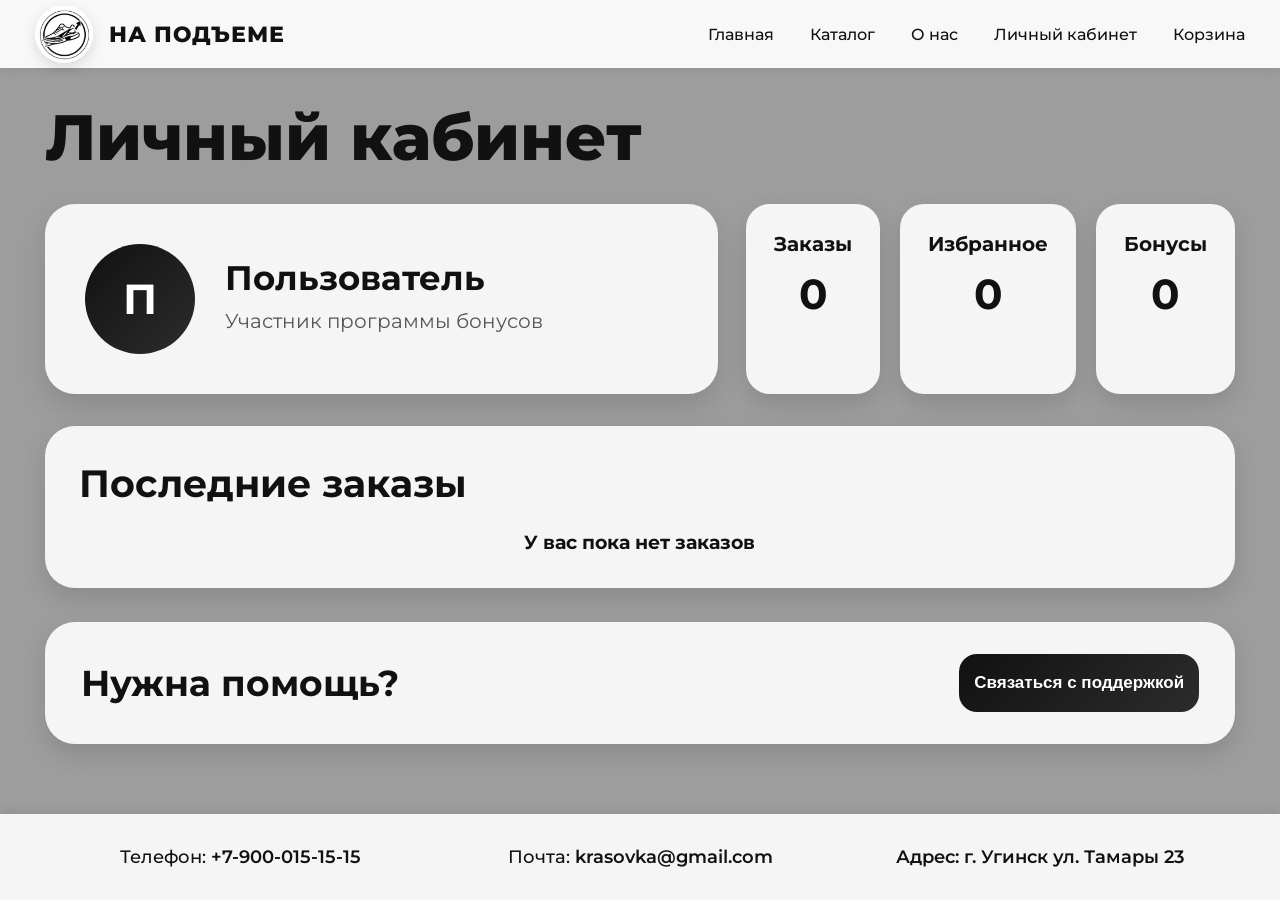
<file: kab.html>
<!DOCTYPE html>
<html lang="ru">
<head>
<meta charset="UTF-8">
<meta name="viewport" content="width=device-width, initial-scale=1.0">
<title>Личный кабинет — НА ПОДЪЕМЕ</title>
<link rel="preconnect" href="https://fonts.googleapis.com">
<link href="https://fonts.googleapis.com/css2?family=Montserrat:wght@400;500;600;700;800&display=swap" rel="stylesheet">
<link rel="stylesheet" type="text/css" href="kab.css">
</head>
<body>

<header>
  <div class="logo-wrapper">
    <div class="logo-circle"><a href="index.html"><img src="logo.png" alt="logo"></a></div>
    <h1>НА ПОДЪЕМЕ</h1>
  </div>
  <nav>
    <a href="index.html">Главная</a>
    <a href="katalog.html">Каталог</a>
    <a href="onas.html">О нас</a>
    <a href="kab.html">Личный кабинет</a>
    <a href="korzina.html" class="nav-cart-link">Корзина <span class="cart-badge">0</span></a>
  </nav>
</header>

<div class="wrapper">
  <h1 class="page-title">Личный кабинет</h1>

  <div class="top-section">
    
    <div class="profile-card" onclick="window.location.href='nastrojki.html'" style="cursor:pointer;">
      <div class="avatar">А</div>
      <div class="profile-info">
        <h2 id="userFullName">Пользователь</h2>
        <p id="userEmail"></p>
        <p>Участник программы бонусов</p>
      </div>
    </div>

    <div class="stats">
      <div class="stat-card">
        <a href="zakazi.html">
          <h3>Заказы</h3>
          <span id="ordersCount">0</span>
        </a>
      </div>
      <div class="stat-card">
        <a href="izbr.html">
          <h3>Избранное</h3>
          <span id="favoritesCount">0</span>
        </a>
      </div>
      <div class="stat-card">
        <a href="bonusy.html">
          <h3>Бонусы</h3>
          <span id="bonusCount">0</span>
        </a>
      </div>
    </div>

  </div>  

  <div class="orders">
    <h2>Последние заказы</h2>
    <div id="ordersContainer"></div>
  </div>

  <div class="support">
    <h2>Нужна помощь?</h2>
    <a href="support.html"><button>Связаться с поддержкой</button></a>
  </div>
</div>

<footer>
  <div>Телефон: <a href="tel:+79000151515" class="contact-link">+7-900-015-15-15</a></div>
  <div>Почта: <a href="mailto:krasovka@gmail.com" class="contact-link">krasovka@gmail.com</a></div>
  <div class="footer-address">Адрес: г. Угинск ул. Тамары 23</div>
</footer>

<script>
function updateBonuses(){
  const bonuses = Number(localStorage.getItem('bonuses') || 0);
  document.getElementById('bonusCount').textContent = bonuses;
}

function renderOrders() {
  const orders = JSON.parse(localStorage.getItem('orders') || '[]');
  const container = document.getElementById('ordersContainer');
  container.innerHTML = '';

  if(orders.length === 0){
    container.innerHTML = '<h3 style="text-align:center;">У вас пока нет заказов</h3>';
    document.getElementById('ordersCount').textContent = 0;
    return;
  }

  orders.forEach((order,index)=>{
    const orderDiv = document.createElement('div');
    orderDiv.classList.add('order');

    let statusClass = '';
    switch(order.status){
      case 'Оформлен': statusClass = 'done'; break;
      case 'В пути': statusClass = 'delivery'; break;
      case 'Отменён': statusClass = 'cancel'; break;
      case 'Доставлен': statusClass = 'done'; break;
      default: statusClass = 'done';
    }

    orderDiv.innerHTML = `
      <span>Заказ #${1000 + index} — ${order.name}</span>
      <div class="status ${statusClass}">${order.status}</div>
    `;
    container.appendChild(orderDiv);
  });

  document.getElementById('ordersCount').textContent = orders.length;
}

function updateFavoritesCount(){
  const favorites = JSON.parse(localStorage.getItem('favorites') || '[]');
  document.getElementById('favoritesCount').textContent = favorites.length;
}

function loadUser(){
  const user = JSON.parse(localStorage.getItem('user') || '{}');
  const fullName = `${user.firstName || ''} ${user.lastName || ''}`.trim();
  document.getElementById('userFullName').textContent = fullName || 'Пользователь';
  
  const userEmailEl = document.getElementById('userEmail');
  if(user.email && user.email.trim() !== ''){
    userEmailEl.textContent = user.email;
    userEmailEl.style.display = 'block';
  } else {
    userEmailEl.style.display = 'none';
  }
  
  const avatar = document.querySelector('.avatar');
  avatar.textContent = user.firstName ? user.firstName[0].toUpperCase() : 'П';
}


loadUser();
updateBonuses();
updateFavoritesCount();
renderOrders();


window.addEventListener('storage', loadUser);
window.addEventListener('storage', updateBonuses);
window.addEventListener('storage', updateFavoritesCount);
window.addEventListener('storage', renderOrders);
// Обновление счётчика корзины в шапке
function updateCartBadge() {
  const cart = JSON.parse(localStorage.getItem('cart') || '[]');
  const totalCount = cart.reduce((sum, item) => sum + (item.quantity || 1), 0);
  const badge = document.querySelector('.cart-badge');
  
  if (badge) {
    badge.textContent = totalCount;
    badge.classList.toggle('active', totalCount > 0);
  }
}


updateCartBadge();


window.addEventListener('storage', (e) => {
  if (e.key === 'cart' || !e.key) {
    updateCartBadge();
  }
});

</script>
</body>
</html>
</file>
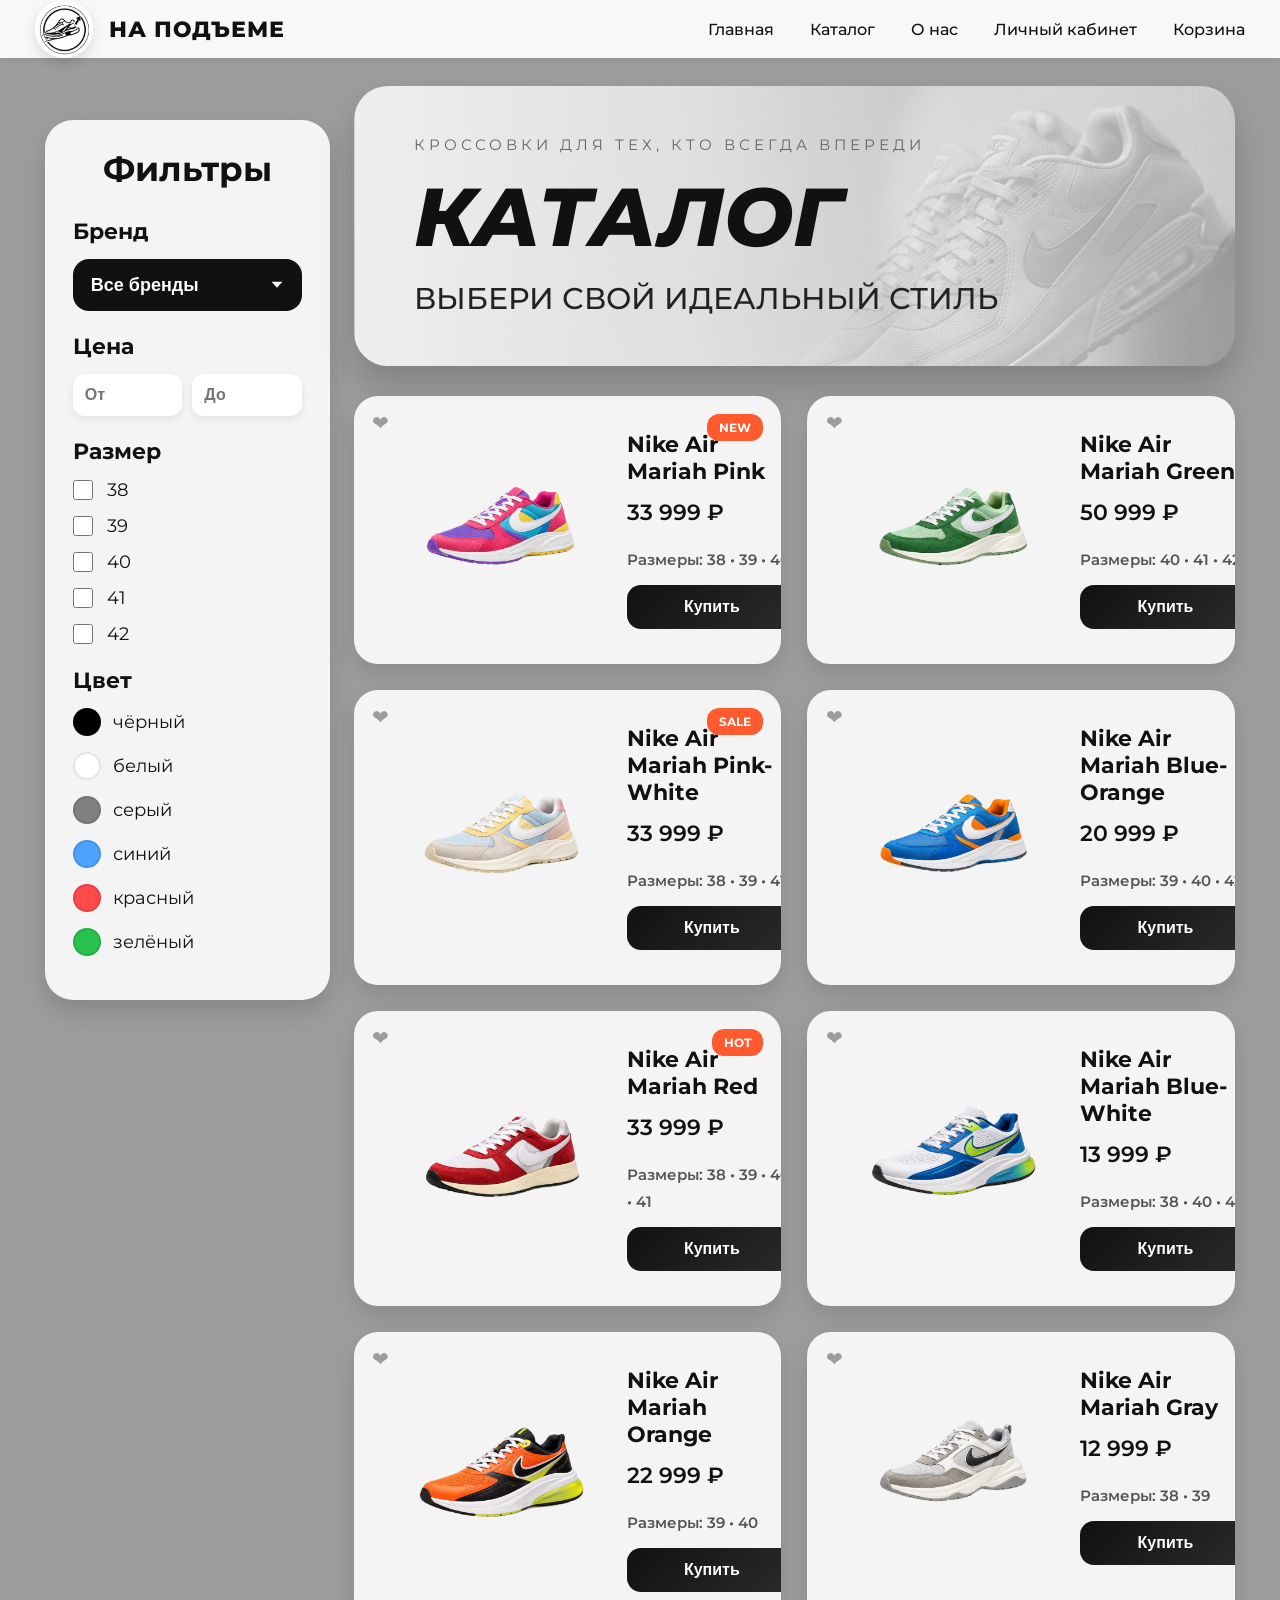
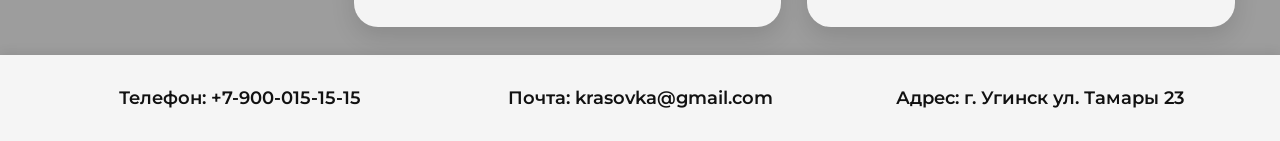
<file: katalog.html>
<!DOCTYPE html>
<html lang="ru">
<head>
<meta charset="UTF-8">
<meta name="viewport" content="width=device-width, initial-scale=1.0">
<title>Каталог | НА ПОДЪЕМЕ</title>
<link rel="stylesheet" href="katalog.css">
<link rel="preconnect" href="https://fonts.googleapis.com">
<link href="https://fonts.googleapis.com/css2?family=Montserrat:wght@400;500;600;700;800&display=swap" rel="stylesheet">
</head>

<body>
  <div id="sizeModal" class="size-modal">
    <div class="size-modal-content">
        <h2>Выберите размер</h2>

        <div id="sizes"></div>

        <button id="closeSize">Отмена</button>
    </div>
</div>

<header>
<div class="logo-wrapper"><div class="logo-circle"><a href="index.html"><img src="logo.png" alt="logo"></a></div>
<h1>НА ПОДЪЕМЕ</h1></div>
<nav>
<a href="index.html">Главная</a>
<a href="katalog.html">Каталог</a>
<a href="onas.html">О нас</a>
<a href="kab.html">Личный кабинет</a>
<a href="korzina.html" class="nav-cart-link">Корзина <span class="cart-badge">0</span></a>
</nav>

</header>

<div class="wrapper">


<aside class="sidebar">

<h2>Фильтры</h2>

<div class="filter-title">Бренд</div>

<select id="brandFilter">
<option value="">Все бренды</option>
<option value="Nike">Nike</option>
<option value="Adidas">Adidas</option>
<option value="Puma">Puma</option>
</select>

<div class="filter-title">Цена</div>

<div class="price-inputs">
    <input type="number" id="minPrice" placeholder="От">
    <input type="number" id="maxPrice" placeholder="До">
</div>

<input
type="range"
class="range"
min="0"
max="60000"
step="1000"
value="60000"
id="priceRange">

<div class="filter-title">Размер</div>

<div class="check-group">
<label><input type="checkbox">38</label>
<label><input type="checkbox">39</label>
<label><input type="checkbox">40</label>
<label><input type="checkbox">41</label>
<label><input type="checkbox">42</label>
</div>

<div class="filter-title">Цвет</div>

<div class="color-group">

<label class="color-option">
<input type="checkbox" value="black">
<span class="color" style="background:black;"></span>
чёрный
</label>

<label class="color-option">
<input type="checkbox" value="white">
<span class="color" style="background:white;"></span>
белый
</label>

<label class="color-option">
<input type="checkbox" value="gray">
<span class="color" style="background:gray;"></span>
серый
</label>

<label class="color-option">
<input type="checkbox" value="blue">
<span class="color" style="background:#4da3ff;"></span>
синий
</label>

<label class="color-option">
<input type="checkbox" value="red">
<span class="color" style="background:#ff4a4a;"></span>
красный
</label>

<label class="color-option">
<input type="checkbox" value="green">
<span class="color" style="background:#29c24f;"></span>
зелёный
</label>

</div>

</aside>


<div class="content">



<div class="catalog-hero">

<div class="catalog-left">

<div class="catalog-small">
КРОССОВКИ ДЛЯ ТЕХ, КТО ВСЕГДА ВПЕРЕДИ
</div>

<h1>КАТАЛОГ</h1>

<p>
ВЫБЕРИ СВОЙ ИДЕАЛЬНЫЙ СТИЛЬ
</p>

</div>

</div>

<div class="products">

<div class="card" data-brand="Nike" data-color="pink" data-sizes="38,39,40">
  <div class="sale">NEW</div>
  <div class="fav-heart">❤</div>
  <div class="card-top">
    <img src="pink.png">
    <div>
      <h3>Nike Air Mariah Pink</h3>
      <div class="price">33 999 ₽</div>
      <button class="buy-btn">Купить</button>
    </div>
  </div>
</div>

<div class="card" data-brand="Nike" data-color="green" data-sizes="40,41,42">
  <div class="fav-heart">❤</div>
  <div class="card-top">
    <img src="green.png">
    <div>
      <h3>Nike Air Mariah Green</h3>
      <div class="price">50 999 ₽</div>
      <button class="buy-btn">Купить</button>
    </div>
  </div>
</div>

<div class="card" data-brand="Nike" data-color="pink,white" data-sizes="38,39,41">
  <div class="sale">SALE</div>
  <div class="fav-heart">❤</div>
  <div class="card-top">
    <img src="pinkwhite.png">
    <div>
      <h3>Nike Air Mariah Pink-White</h3>
      <div class="price">33 999 ₽</div>
      <button class="buy-btn">Купить</button>
    </div>
  </div>
</div>

<div class="card" data-brand="Nike" data-color="blue,orange" data-sizes="39,40,42">
  <div class="fav-heart">❤</div>
  <div class="card-top">
    <img src="blueorange.png">
    <div>
      <h3>Nike Air Mariah Blue-Orange</h3>
      <div class="price">20 999 ₽</div>
      <button class="buy-btn">Купить</button>
    </div>
  </div>
</div>

<div class="card" data-brand="Nike" data-color="red" data-sizes="38,39,40,41">
  <div class="fav-heart">❤</div>
  <div class="sale">HOT</div>
  <div class="card-top">
    <img src="red.png">
    <div>
      <h3>Nike Air Mariah Red</h3>
      <div class="price">33 999 ₽</div>
      <button class="buy-btn">Купить</button>
    </div>
  </div>
</div>

<div class="card" data-brand="Nike" data-color="blue, white" data-sizes="38,40,42">
  <div class="fav-heart">❤</div>
  <div class="card-top">
    <img src="bluewhite.png">
    <div>
      <h3>Nike Air Mariah Blue-White</h3>
      <div class="price">13 999 ₽</div>
      <button class="buy-btn">Купить</button>
    </div>
  </div>
</div>

<div class="card" data-brand="Nike" data-color="brown" data-sizes="41,42">
  <div class="fav-heart">❤</div>
  <div class="card-top">
    <img src="brown.png">
    <div>
      <h3>Nike Air Mariah Brown</h3>
      <div class="price">64 999 ₽</div>
      <button class="buy-btn">Купить</button>
    </div>
  </div>
</div>

<div class="card" data-brand="Nike" data-color="orange" data-sizes="39,40">
  <div class="fav-heart">❤</div>
  <div class="card-top">
    <img src="orange.png">
    <div>
      <h3>Nike Air Mariah Orange</h3>
      <div class="price">22 999 ₽</div>
      <button class="buy-btn">Купить</button>
    </div>
  </div>
</div>

<div class="card" data-brand="Nike" data-color="gray" data-sizes="38,39">
  <div class="fav-heart">❤</div>
  <div class="card-top">
    <img src="gray.png">
    <div>
      <h3>Nike Air Mariah Gray</h3>
      <div class="price">12 999 ₽</div>
      <button class="buy-btn">Купить</button>
    </div>
  </div>
</div>


</div>
</div>
</div>


<footer>

<div>
Телефон: <a href="tel:+79000151515" class="contact-link">+7-900-015-15-15</a>
</div>

<div>
Почта: <a href="mailto:krasovka@gmail.com" class="contact-link">krasovka@gmail.com</a>
</div>

<div class="footer-address">
Адрес: г. Угинск ул. Тамары 23
</div>

</footer>
<script>

const modal =
document.getElementById('sizeModal');

const sizesBlock =
document.getElementById('sizes');

document
.getElementById('closeSize')
.onclick = () => {

    modal.classList.remove('active');

};

document
.querySelectorAll('.buy-btn')
.forEach(btn => {

    btn.addEventListener('click', () => {

        const card =
            btn.closest('.card');

        const sizes =
            card.dataset.sizes.split(',');

        sizesBlock.innerHTML = '';

        sizes.forEach(size => {

            const button =
                document.createElement('button');

            button.className =
                'size-btn';

            button.textContent =
                size;

            button.onclick = () => {

                addToCart(card,size);

                modal.classList.remove('active');

            };

            sizesBlock.appendChild(button);

        });

        modal.classList.add('active');

    });

});

function addToCart(card,size){

    const item = {

        name:
            card.querySelector('h3').innerText,

        price:
            card.querySelector('.price').innerText,

        image:
            card.querySelector('img').src,

        size:size,

        quantity:1

    };

    let cart =
        JSON.parse(
            localStorage.getItem('cart') || '[]'
        );

    cart.push(item);

    localStorage.setItem(
        'cart',
        JSON.stringify(cart)
    );
updateCartBadge();
    alert(
        'Товар добавлен в корзину\nРазмер: ' + size
    );

}

</script>
<script>
document.querySelectorAll('.card').forEach(card => {
    const sizes = card.dataset.sizes.split(',').map(s => s.trim());
    const sizesDiv = document.createElement('div');
    sizesDiv.classList.add('sizes-view');
    sizesDiv.textContent = 'Размеры: ' + sizes.join(' • ');
    const cardContent = card.querySelector('.card-top div');
    cardContent.insertBefore(sizesDiv, cardContent.querySelector('.buy-btn'));
});
</script>

<script>
const cards=document.querySelectorAll('.card');
const priceRange=document.getElementById('priceRange');
const minPrice=document.getElementById('minPrice');
const maxPrice=document.getElementById('maxPrice');
const sizeChecks=document.querySelectorAll('.check-group input');
const brandFilter=document.getElementById('brandFilter');
const colorChecks=document.querySelectorAll('.color-group input');

function filterProducts(){
    const minVal = minPrice.value ? Number(minPrice.value) : 0;
    const maxVal = maxPrice.value ? Number(maxPrice.value) : Number(priceRange.value);
    cards.forEach(card => {
        const price = parseInt(card.querySelector('.price').innerText.replace(/\D/g,''));
        const cardBrand = card.dataset.brand;
        const cardColor = card.dataset.color.split(',').map(c=>c.trim());
        const cardSizes = card.dataset.sizes.split(',').map(Number);

        const selectedBrand = brandFilter.value;
        const selectedColors = [...colorChecks].filter(x=>x.checked).map(x=>x.value);
        const selectedSizes = [...sizeChecks].filter(x=>x.checked).map(x=>Number(x.parentElement.textContent.trim()));

        let show = price>=minVal && price<=maxVal;

        if(selectedBrand) show = show && cardBrand===selectedBrand;
        if(selectedColors.length) show = show && selectedColors.some(c=>cardColor.includes(c));
        if(selectedSizes.length) show = show && selectedSizes.some(s=>cardSizes.includes(s));

        card.style.display = show ? 'block' : 'none';
    });
}

priceRange.addEventListener('input',filterProducts);
minPrice.addEventListener('input',filterProducts);
maxPrice.addEventListener('input',filterProducts);
sizeChecks.forEach(x=>x.addEventListener('change',filterProducts));
colorChecks.forEach(x=>x.addEventListener('change',filterProducts));
brandFilter.addEventListener('change',filterProducts);

filterProducts();

function filterProducts(){
    const minVal = minPrice.value ? Number(minPrice.value) : 0;
    const maxVal = maxPrice.value ? Number(maxPrice.value) : Number(priceRange.value);
    let visibleCount = 0; // счётчик видимых карточек

    cards.forEach(card => {
        const price = parseInt(card.querySelector('.price').innerText.replace(/\D/g,''));
        const cardBrand = card.dataset.brand;
        const cardColor = card.dataset.color.split(',').map(c=>c.trim());
        const cardSizes = card.dataset.sizes.split(',').map(Number);

        const selectedBrand = brandFilter.value;
        const selectedColors = [...colorChecks].filter(x=>x.checked).map(x=>x.value);
        const selectedSizes = [...sizeChecks].filter(x=>x.checked).map(x=>Number(x.parentElement.textContent.trim()));

        let show = price>=minVal && price<=maxVal;

        if(selectedBrand) show = show && cardBrand===selectedBrand;
        if(selectedColors.length) show = show && selectedColors.some(c=>cardColor.includes(c));
        if(selectedSizes.length) show = show && selectedSizes.some(s=>cardSizes.includes(s));

        card.style.display = show ? 'block' : 'none';

        if(show) visibleCount++;
    });

    // Показать/скрыть заглушку
    const noResults = document.getElementById('noResults');
    if(visibleCount === 0){
        noResults.style.display = 'flex';
    } else {
        noResults.style.display = 'none';
    }
}
</script>
<script>
document.querySelectorAll('.fav-heart').forEach(heart => {

    const card = heart.closest('.card');
    const name = card.querySelector('h3').innerText;

    let favorites = JSON.parse(localStorage.getItem('favorites') || '[]');
    if(favorites.some(f => f.name === name)){
        heart.classList.add('active');
    }
    heart.addEventListener('click', () => {

        let favorites = JSON.parse(localStorage.getItem('favorites') || '[]');

        const index = favorites.findIndex(f => f.name === name);

        if(index === -1){
            favorites.push({
                name: name,
                price: card.querySelector('.price').innerText,
                image: card.querySelector('img').src
            });
            heart.classList.add('active');
        }else{
            favorites.splice(index, 1);
            heart.classList.remove('active');
        }

        localStorage.setItem('favorites', JSON.stringify(favorites));
    });
    });
   function updateCartBadge() {
  const cart = JSON.parse(localStorage.getItem('cart') || '[]');
  const totalCount = cart.reduce((sum, item) => sum + (item.quantity || 1), 0);
  const badge = document.querySelector('.cart-badge');
  
  if (badge) {
    badge.textContent = totalCount;
    badge.classList.toggle('active', totalCount > 0);
  }
}


updateCartBadge();


window.addEventListener('storage', (e) => {
  if (e.key === 'cart' || !e.key) {
    updateCartBadge();
  }
});
</script>
</body>
</html>
</body>
</html>
</file>
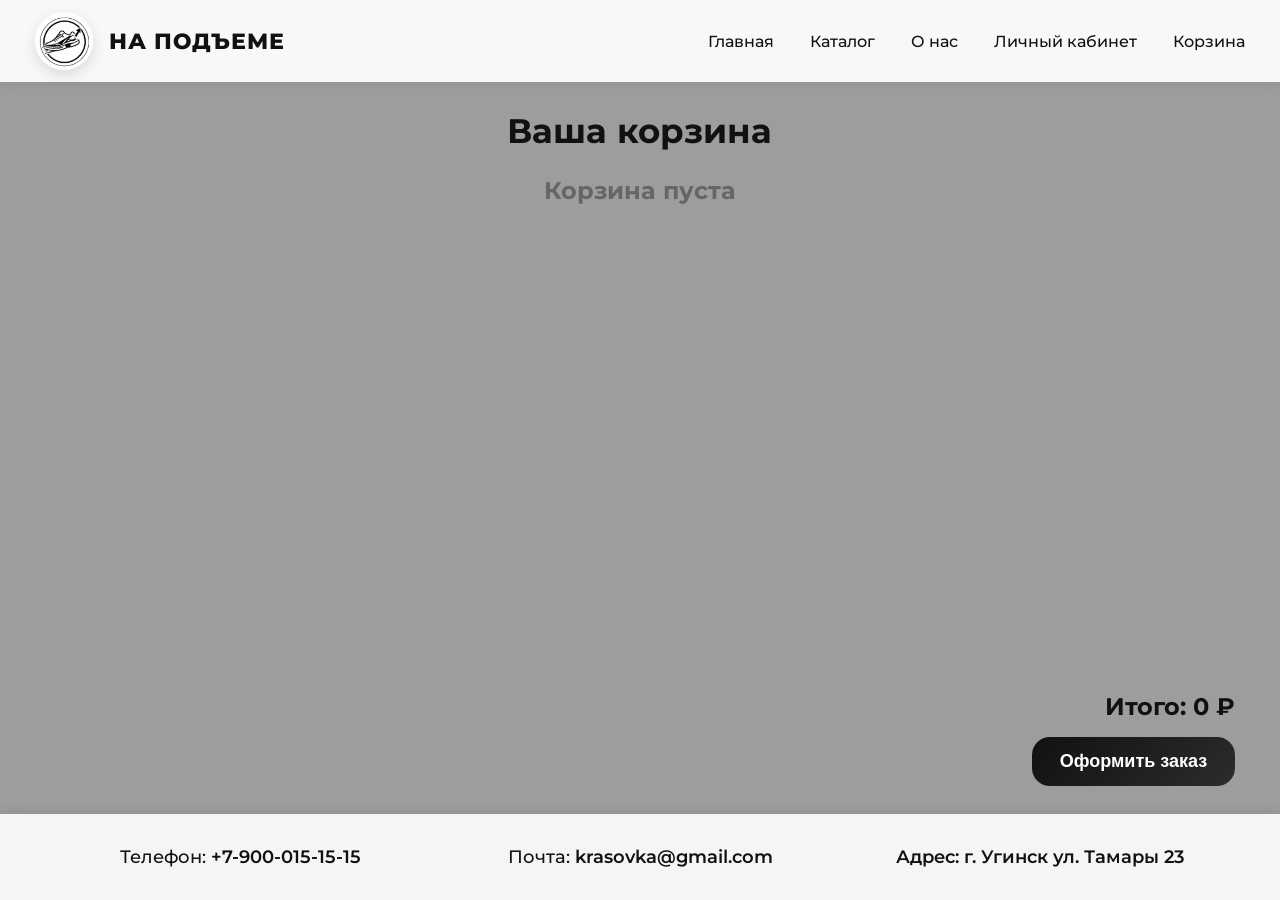
<file: korzina.html>
<!DOCTYPE html>
<html lang="ru">
<head>
<meta charset="UTF-8">
<meta name="viewport" content="width=device-width, initial-scale=1.0">
<title>Корзина — НА ПОДЪЕМЕ</title>
<link rel="stylesheet" href="korzina.css">
<link href="https://fonts.googleapis.com/css2?family=Montserrat:wght@400;500;600;700;800&display=swap" rel="stylesheet">
</head>
<body>

<header>
<div class="logo-wrapper">
  <div class="logo-circle"><a href="index.html"><img src="logo.png" alt="logo"></a></div>
  <h1>НА ПОДЪЕМЕ</h1>
</div>
<nav>
  <a href="index.html">Главная</a>
  <a href="katalog.html">Каталог</a>
  <a href="onas.html">О нас</a>
  <a href="kab.html">Личный кабинет</a>
  <a href="korzina.html" class="nav-cart-link">Корзина <span class="cart-badge">0</span></a>
</nav>
</header>

<div class="wrapper">
  <div class="cart-header">Ваша корзина</div>
  <div class="cart-items" id="cartItems"></div>
  <div class="total-row" id="totalPrice">Итого: 0 ₽</div>
  <button class="checkout-btn">Оформить заказ</button>
</div>

<footer>
  <div>Телефон: <a href="tel:+79000151515" class="contact-link">+7-900-015-15-15</a></div>
  <div>Почта: <a href="mailto:krasovka@gmail.com" class="contact-link">krasovka@gmail.com</a></div>
  <div class="footer-address">Адрес: г. Угинск ул. Тамары 23</div>
</footer>

<script>
let cart = JSON.parse(localStorage.getItem('cart') || '[]');
let favorites = JSON.parse(localStorage.getItem('favorites') || '[]');
const cartContainer = document.getElementById('cartItems');
const totalPriceEl = document.getElementById('totalPrice');
const checkoutBtn = document.querySelector('.checkout-btn');

function parsePrice(price) {
    if (typeof price === 'number' && !isNaN(price)) return price;
    if (!price || price === 'не число' || price === 'NaN') return 0;
    
    let cleanPrice = String(price).replace(/[^0-9.,]/g, '');
    cleanPrice = cleanPrice.replace(',', '.');
    
    let numPrice = parseFloat(cleanPrice);
    return isNaN(numPrice) ? 0 : numPrice;
}

function updateCartBadge(){
    const totalCount = cart.reduce((sum, item) => sum + (item.quantity || 1), 0);
    const badge = document.querySelector('.cart-badge');
    if(badge){
        badge.textContent = totalCount;
        badge.classList.toggle('active', totalCount > 0);
    }
}

function renderCart(){
    cartContainer.innerHTML = '';
    let total = 0;

    if(cart.length === 0){
        cartContainer.innerHTML = '<h2 style="text-align:center;color:#666;">Корзина пуста</h2>';
        totalPriceEl.innerText = 'Итого: 0 ₽';
        updateCartBadge();
        return;
    }

    cart.forEach((item, index)=>{
        const price = parsePrice(item.price);
        const itemTotal = price * (item.quantity || 1);
        total += itemTotal;

        const itemDiv = document.createElement('div');
        itemDiv.classList.add('cart-item');

        itemDiv.innerHTML = `
            <img src="${item.image}" alt="${item.name}">
            <div class="cart-item-details">
                <h3>${item.name}</h3>
                <div class="price">${price.toLocaleString()} ₽</div>
                <div><strong>Размер:</strong> ${item.size || 'Не указан'}</div>
                <div class="quantity">
                    <button class="decrease" data-index="${index}">−</button>
                    <span class="qty-val">${item.quantity || 1}</span>
                    <button class="increase" data-index="${index}">+</button>
                    <button class="remove-btn" data-index="${index}">Удалить</button>
                </div>
            </div>
            <div class="item-total-side">
                <div class="item-total-label">Сумма:</div>
                <div class="item-total-value">${itemTotal.toLocaleString()} ₽</div>
            </div>
        `;
        cartContainer.appendChild(itemDiv);
    });

    totalPriceEl.innerText = 'Итого: ' + total.toLocaleString() + ' ₽';
    updateCartBadge();
    attachCartEvents();
}

function attachCartEvents(){
    document.querySelectorAll('.decrease').forEach(btn=>{
        btn.addEventListener('click', function(){
            const idx = parseInt(this.dataset.index);
            if(cart[idx].quantity <= 1){
                cart.splice(idx, 1);
            } else {
                cart[idx].quantity--;
            }
            localStorage.setItem('cart', JSON.stringify(cart));
            renderCart();
        });
    });

    document.querySelectorAll('.increase').forEach(btn=>{
        btn.addEventListener('click', function(){
            const idx = parseInt(this.dataset.index);
            cart[idx].quantity = (cart[idx].quantity || 1) + 1;
            localStorage.setItem('cart', JSON.stringify(cart));
            renderCart();
        });
    });

    document.querySelectorAll('.remove-btn').forEach(btn=>{
        btn.addEventListener('click', function(){
            const idx = parseInt(this.dataset.index);
            cart.splice(idx, 1);
            localStorage.setItem('cart', JSON.stringify(cart));
            renderCart();
        });
    });
}

checkoutBtn.addEventListener('click', () => {
    if(cart.length === 0){
        alert('Корзина пуста!');
        return;
    }

    let orders = JSON.parse(localStorage.getItem('orders') || '[]');

    const orderItems = cart.map(item => ({
        name: item.name,
        image: item.image,
        size: item.size,
        price: parsePrice(item.price),
        quantity: item.quantity || 1
    }));

    const totalAmount = orderItems.reduce((sum, item) => 
        sum + (item.price * item.quantity), 0
    );

    orders.push({
        id: orders.length,
        items: orderItems,
        totalAmount: totalAmount,
        status: 'Оформлен',
        date: new Date().toLocaleString('ru-RU')
    });

    cart.forEach(item => {
        favorites = favorites.filter(f => !(f.name === item.name && f.size === item.size));
    });

    localStorage.setItem('favorites', JSON.stringify(favorites));
    localStorage.setItem('orders', JSON.stringify(orders));

    let bonuses = Number(localStorage.getItem('bonuses') || 0);
    bonuses += 500;
    localStorage.setItem('bonuses', bonuses);

    localStorage.removeItem('cart');
    cart = [];
    renderCart();
    alert('Заказ оформлен! +500 бонусов');
    // ✅ Убран редирект в личный кабинет
});

renderCart();
</script>

</body>
</html>
</file>
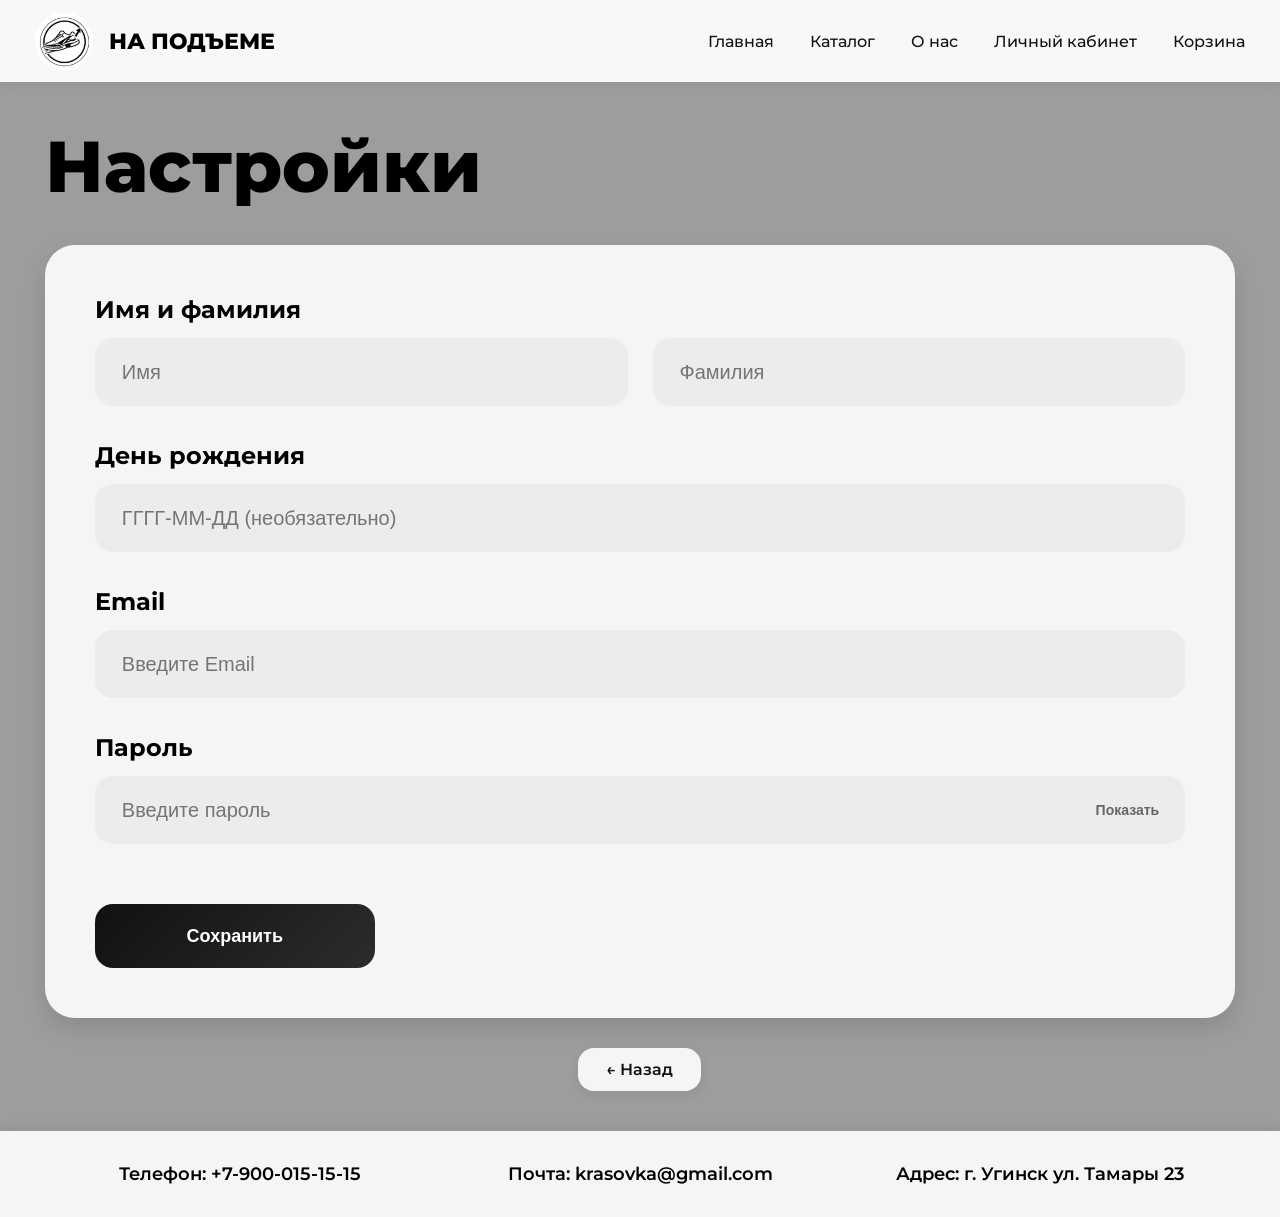
<file: nastrojki.html>
<!DOCTYPE html>
<html lang="ru">
<head>
<meta charset="UTF-8">
<meta name="viewport" content="width=device-width, initial-scale=1.0">
<title>Настройки</title>
<link href="https://fonts.googleapis.com/css2?family=Montserrat:wght@400;500;600;700;800&display=swap" rel="stylesheet">
<link rel="stylesheet" type="text/css" href="nastrojki.css">
</head>
<body>

<header>
<div class="logo-wrapper">
<div class="logo-circle"><a href="index.html"><img src="logo.png" alt="logo"></a></div>
<h1>НА ПОДЪЕМЕ</h1>
</div>
<nav>
<a href="index.html">Главная</a>
<a href="katalog.html">Каталог</a>
<a href="onas.html">О нас</a>
<a href="kab.html">Личный кабинет</a>
<a href="korzina.html" class="nav-cart-link">Корзина <span class="cart-badge">0</span></a>
</nav>
</header>

<div class="container">
<h1 class="title">Настройки</h1>

<div class="settings">
<div class="input-group">
<label>Имя и фамилия</label>
<div class="name-row">
<input type="text" id="firstName" placeholder="Имя" maxlength="30">
<input type="text" id="lastName" placeholder="Фамилия" maxlength="30">
</div>
</div>

<div class="input-group">
<label>День рождения</label>
<input type="text" id="birthday" placeholder="ГГГГ-ММ-ДД (необязательно)" maxlength="10" inputmode="numeric">
</div>

<div class="input-group">
<label>Email</label>
<input type="email" id="email" placeholder="Введите Email">
</div>

<div class="input-group">
<label>Пароль</label>
<div class="password-wrapper">
<input type="password" id="password" placeholder="Введите пароль" maxlength="50">
<button type="button" class="toggle-pass" onclick="togglePassword()">Показать</button>
</div>
</div>

<button onclick="saveSettings()">Сохранить</button>
</div>

<a href="kab.html" class="back-btn">← Назад</a>
</div>

<footer>
<div>Телефон: <a href="tel:+79000151515" class="contact-link">+7-900-015-15-15</a></div>
<div>Почта: <a href="mailto:krasovka@gmail.com" class="contact-link">krasovka@gmail.com</a></div>
<div class="footer-address">Адрес: г. Угинск ул. Тамары 23</div>
</footer>

<script>
window.addEventListener('load', function(){
  const user = JSON.parse(localStorage.getItem('user') || '{}');
  document.getElementById('firstName').value = user.firstName || '';
  document.getElementById('lastName').value = user.lastName || '';
  document.getElementById('birthday').value = user.birthday || '';
  document.getElementById('email').value = user.email || '';
  document.getElementById('password').value = user.password || '';
});

function togglePassword(){
  const input = document.getElementById('password');
  const btn = document.querySelector('.toggle-pass');
  if(input.type === 'password'){
    input.type = 'text';
    btn.textContent = 'Скрыть';
  } else {
    input.type = 'password';
    btn.textContent = 'Показать';
  }
  input.focus();
}

function isValidEmail(email){
  if(email === '') return true;  
  const re = /^[^\s@]+@[^\s@]+\.[^\s@]+$/;
  return re.test(String(email).toLowerCase());
}

function saveSettings(){
  const firstName = document.getElementById('firstName').value.trim();
  const lastName = document.getElementById('lastName').value.trim();
  const birthday = document.getElementById('birthday').value.trim();
  const email = document.getElementById('email').value.trim();
  const password = document.getElementById('password').value;
  
  const emailInput = document.getElementById('email');
  
  document.querySelectorAll('.error-msg').forEach(el => el.remove());
  document.querySelectorAll('.error').forEach(el => el.classList.remove('error'));
  
  if(email !== ''){
    if(!isValidEmail(email)){
      showError(emailInput, 'Введите корректный email (пример: user@example.com)');
      return;
    }
  }
  
  if(password !== ''){
    if(password.length < 6){
      showError(document.getElementById('password'), 'Пароль должен содержать минимум 6 символов');
      return;
    }
  }
  
  if(birthday !== ''){
    const parts = birthday.split('-');
    if(parts.length !== 3 || parts[0].length !== 4){
      showError(bd, 'Неверный формат даты. Используйте ГГГГ-ММ-ДД');
      return;
    }
    const year = parts[0];
    if(isNaN(year) || year < 1900 || year > 2099){
      showError(bd, 'Год должен быть от 1900 до 2099');
      return;
    }
  }
  
  const user = { firstName, lastName, birthday, email, password };
  localStorage.setItem('user', JSON.stringify(user));
  
  showSuccess('Настройки сохранены!');
  
  if(window.opener && !window.opener.closed){
    try{
      if(typeof window.opener.loadUser === 'function') window.opener.loadUser();
      if(typeof window.opener.updateBonuses === 'function') window.opener.updateBonuses();
    }catch(e){}
  }
  
  setTimeout(function(){
    window.location.href = 'kab.html';
  }, 600);
}

function showError(input, message){
  input.classList.add('error');
  input.focus();
  
  const oldError = input.closest('.input-group').querySelector('.error-msg');
  if(oldError) oldError.remove();
  
  const errorDiv = document.createElement('div');
  errorDiv.className = 'error-msg';
  errorDiv.textContent = message;
  input.closest('.input-group').appendChild(errorDiv);
  
  input.addEventListener('input', function clearError(){
    input.classList.remove('error');
    const err = input.closest('.input-group').querySelector('.error-msg');
    if(err) err.remove();
    input.removeEventListener('input', clearError);
  }, {once: true});
}

function showSuccess(message){
  const btn = document.querySelector('.settings button');
  const originalText = btn.textContent;
  btn.textContent = message;
  btn.style.background = 'linear-gradient(135deg, #2dbb55, #3dd166)';
  setTimeout(function(){
    btn.textContent = originalText;
    btn.style.background = '';
  }, 2500);
}

function updateCartBadge() {
  const cart = JSON.parse(localStorage.getItem('cart') || '[]');
  const totalCount = cart.reduce((sum, item) => sum + (item.quantity || 1), 0);
  const badge = document.querySelector('.cart-badge');
  
  if (badge) {
    badge.textContent = totalCount;
    badge.classList.toggle('active', totalCount > 0);
  }
}

document.addEventListener('DOMContentLoaded', updateCartBadge);

window.addEventListener('storage', (e) => {
  if (e.key === 'cart' || !e.key) {
    updateCartBadge();
  }
});
</script>
</body>
</html>
</file>
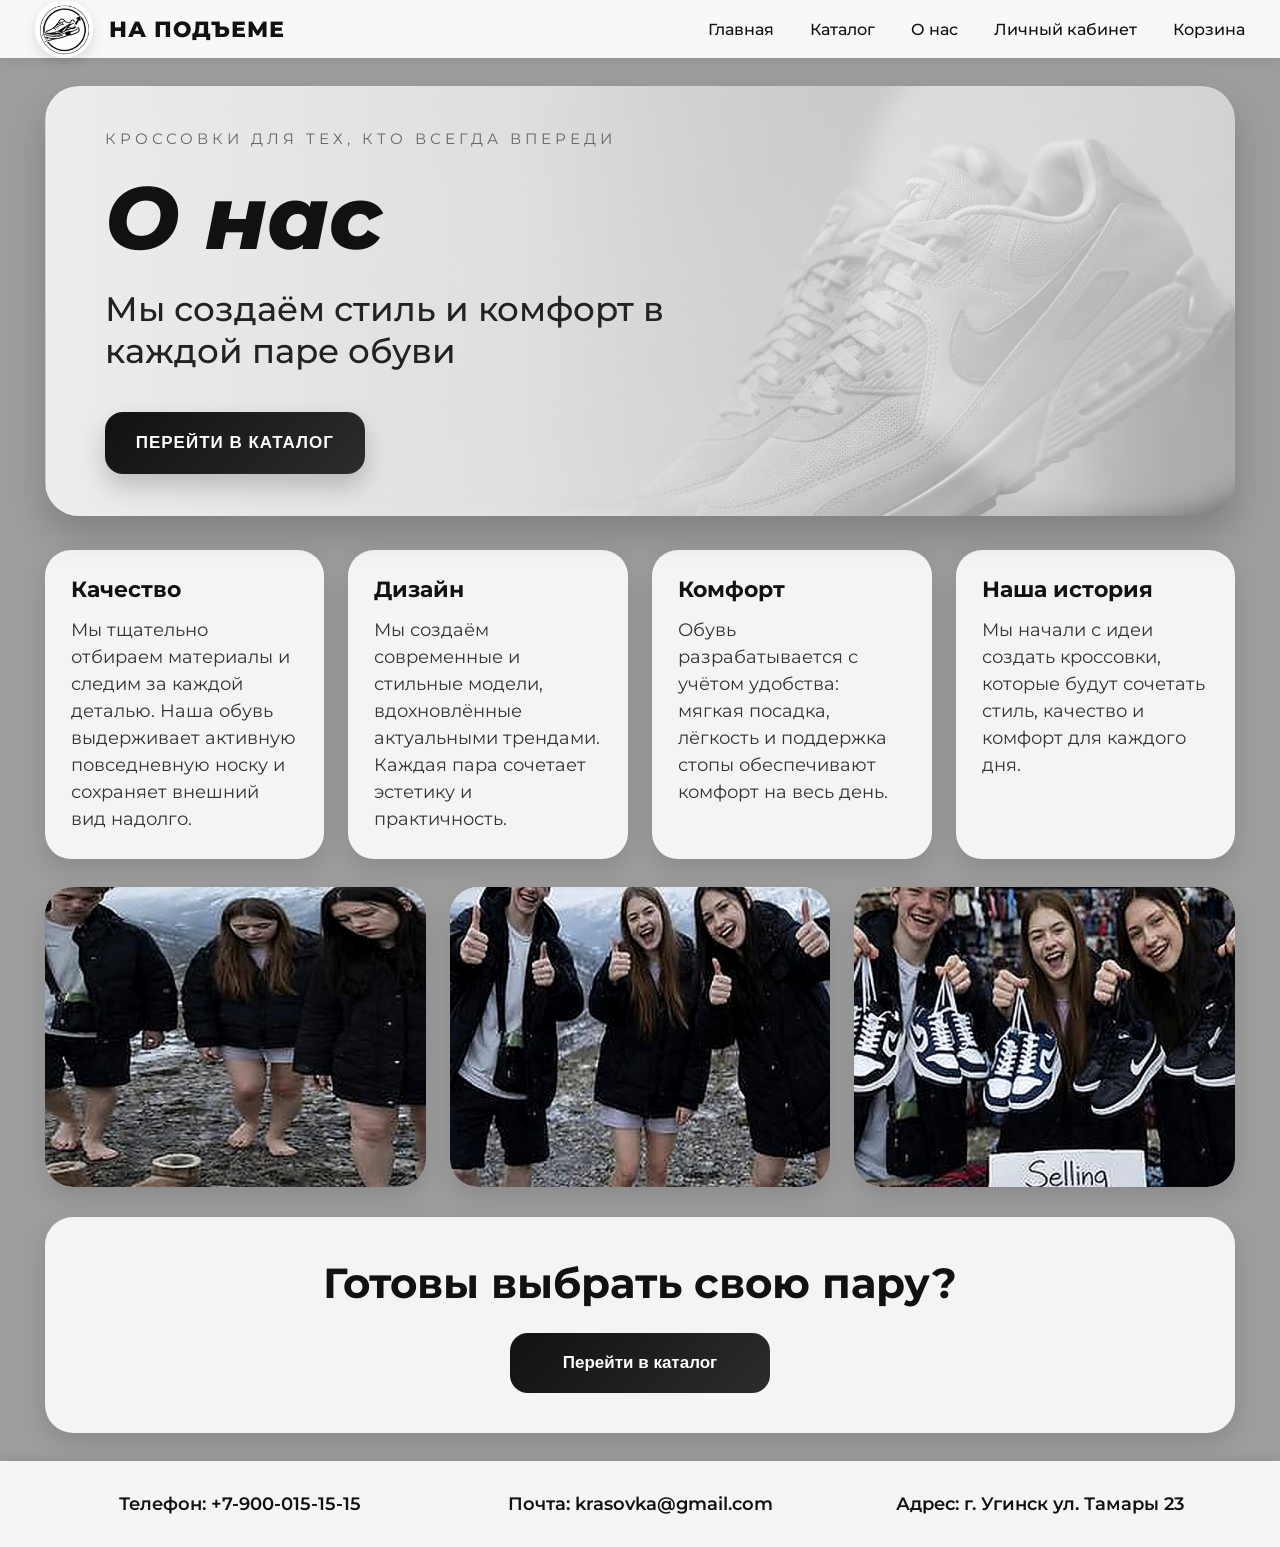
<file: onas.html>
<!DOCTYPE html>
<html lang="ru">
<head>
<meta charset="UTF-8">
<meta name="viewport" content="width=device-width, initial-scale=1.0">
<title>О нас - НА ПОДЪЕМЕ</title>
<link rel="stylesheet" type="text/css" href="onas.css">
<link rel="preconnect" href="https://fonts.googleapis.com">
<link href="https://fonts.googleapis.com/css2?family=Montserrat:wght@400;500;600;700;800&display=swap" rel="stylesheet">

</head>

<body>

<header>

<div class="logo-wrapper"><div class="logo-circle"><a href="index.html"><img src="logo.png" alt="logo"></a></div>

<h1>НА ПОДЪЕМЕ</h1>
</div>

<nav>
<a href="index.html">Главная</a>
<a href="katalog.html">Каталог</a>
<a href="onas.html">О нас</a>
<a href="kab.html">Личный кабинет</a>
<a href = "korzina.html">Корзина</a>
</nav>

</header>

<div class="wrapper">

<!-- HERO -->

<div class="hero">

<div class="hero-left">

<div class="hero-small">
КРОССОВКИ ДЛЯ ТЕХ, КТО ВСЕГДА ВПЕРЕДИ
</div>

<h2>О нас</h2>

<p>
Мы создаём стиль и комфорт в каждой паре обуви
</p>

<a href="katalog.html">
<button class="hero-btn">
ПЕРЕЙТИ В КАТАЛОГ
</button>
</a>

</div>

</div>

<!-- INFO -->

<div class="info-grid">

<div class="info-card">
<h3>Качество</h3>
<p>
Мы тщательно отбираем материалы и следим за каждой деталью. Наша обувь выдерживает активную повседневную носку и сохраняет внешний вид надолго.
</p>
</div>

<div class="info-card">
<h3>Дизайн</h3>
<p>
Мы создаём современные и стильные модели, вдохновлённые актуальными трендами. Каждая пара сочетает эстетику и практичность.
</p>
</div>

<div class="info-card">
<h3>Комфорт</h3>
<p>
Обувь разрабатывается с учётом удобства: мягкая посадка, лёгкость и поддержка стопы обеспечивают комфорт на весь день.
</p>
</div>

<div class="info-card">
<h3>Наша история</h3>
<p>
Мы начали с идеи создать кроссовки, которые будут сочетать стиль, качество и комфорт для каждого дня.
</p>
</div>

</div>

<!-- PHOTOS -->

<div class="photo-grid">

<div class="photo">
<!-- ВСТАВЬ СВОЮ ФОТКУ -->
<img src="photo1_hd.jpg" alt="">
</div>

<div class="photo">
<!-- ВСТАВЬ СВОЮ ФОТКУ -->
<img src="photo2_hd.jpg" alt="">
</div>

<div class="photo">
<!-- ВСТАВЬ СВОЮ ФОТКУ -->
<img src="photo3_hd.jpg" alt="">
</div>

</div>

<!-- CTA -->

<div class="cta">

<h2>
Готовы выбрать свою пару?
</h2>

<a href="katalog.html">
<button>
Перейти в каталог
</button>
</a>

</div>

</div>

<footer>

<div>
Телефон: <a href="tel:+79000151515" class="contact-link">+7-900-015-15-15</a>
</div>

<div>
Почта: <a href="mailto:krasovka@gmail.com" class="contact-link">krasovka@gmail.com</a>
</div>

<div class="footer-address">
Адрес: г. Угинск ул. Тамары 23
</div>

</footer>

</body>
</html>
</file>
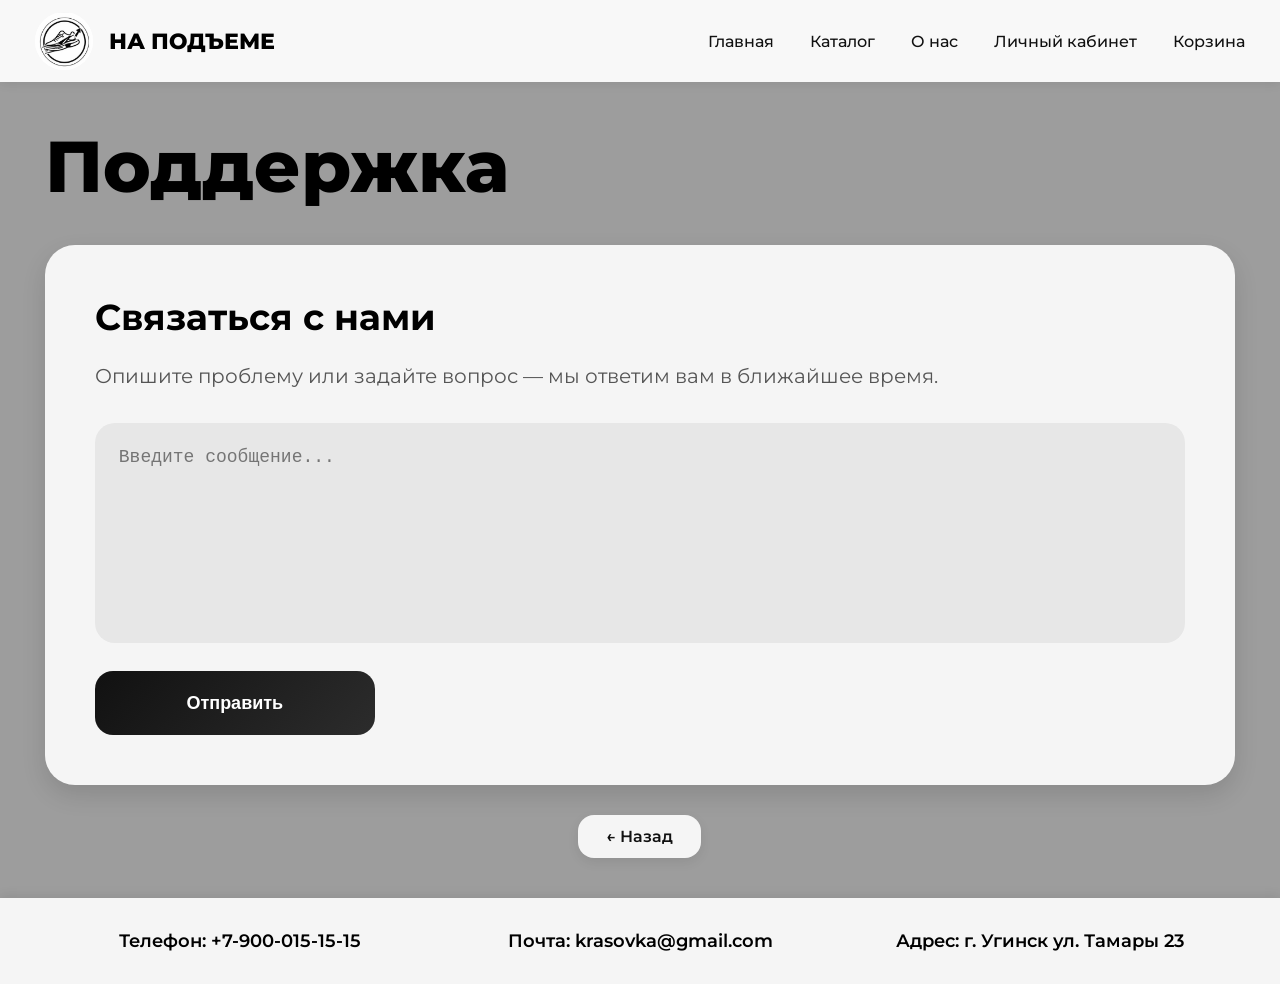
<file: support.html>
<!DOCTYPE html>
<html lang="ru">
<head>
<meta charset="UTF-8">
<meta name="viewport" content="width=device-width, initial-scale=1.0">
<title>Поддержка</title>

<link href="https://fonts.googleapis.com/css2?family=Montserrat:wght@400;500;600;700;800&display=swap" rel="stylesheet">
<link rel="stylesheet" type="text/css" href="support.css">
</head>
<body>

<header>
<div class="logo-wrapper">
  <div class="logo-circle"><a href="index.html"><img src="logo.png" alt="logo"></a></div>
<h1>НА ПОДЪЕМЕ</h1></div>
</div>
<nav>
  <a href="index.html">Главная</a>
  <a href="katalog.html">Каталог</a>
  <a href="onas.html">О нас</a>
  <a href="kab.html">Личный кабинет</a>
<a href="korzina.html" class="nav-cart-link">Корзина <span class="cart-badge">0</span></a>
</nav>
</header>

<div class="container">
<h1 class="title">Поддержка</h1>

<div class="support">
<h2>Связаться с нами</h2>
<p>Опишите проблему или задайте вопрос — мы ответим вам в ближайшее время.</p>

<textarea id="supportMessage" placeholder="Введите сообщение..."></textarea>
<button onclick="sendMessage()">Отправить</button>
</div>
<a href="kab.html" class="back-btn">← Назад</a>
</div>

<footer>

<div>
Телефон: <a href="tel:+79000151515" class="contact-link">+7-900-015-15-15</a>
</div>

<div>
Почта: <a href="mailto:krasovka@gmail.com" class="contact-link">krasovka@gmail.com</a>
</div>

<div class="footer-address">
Адрес: г. Угинск ул. Тамары 23
</div>

</footer>

<script>

function isValidMessage(text){
  return text.trim().length > 0;
}

function sendMessage(){
  const textarea = document.getElementById('supportMessage');
  const message = textarea.value.trim();
  const button = document.querySelector('.support button');
  

  textarea.classList.remove('error');
  const oldError = document.querySelector('.error-msg');
  if(oldError) oldError.remove();
  

  if(!isValidMessage(message)){
    showError(textarea, 'Пожалуйста, опишите ваш вопрос или проблему');
    return;
  }
  
 
  const originalText = button.textContent;
  button.textContent = 'Отправка...';
  button.disabled = true;
  button.style.opacity = '0.7';
  
  setTimeout(()=>{

    textarea.value = '';
    

    showSuccess(button, ' Сообщение отправлено!');
    

    setTimeout(()=>{
      button.textContent = originalText;
      button.disabled = false;
      button.style.opacity = '1';
    }, 2500);
    
  }, 800); 
}

function showError(input, message){
  input.classList.add('error');
  input.focus();
  
  const errorDiv = document.createElement('div');
  errorDiv.className = 'error-msg';
  errorDiv.textContent = message;

  input.parentNode.insertBefore(errorDiv, input.nextSibling);

  input.addEventListener('input', function clearError(){
    input.classList.remove('error');
    const err = input.parentNode.querySelector('.error-msg');
    if(err) err.remove();
    input.removeEventListener('input', clearError);
  }, {once: true});
}

function showSuccess(btn, message){
  const originalBg = btn.style.background;
  
  btn.textContent = message;
  btn.style.background = 'linear-gradient(135deg, #2dbb55, #3dd166)';
  btn.style.transform = 'scale(1.02)';
  
  setTimeout(()=>{
    btn.style.background = originalBg;
    btn.style.transform = '';
  }, 2500);
}


function updateCartBadge() {
  const cart = JSON.parse(localStorage.getItem('cart') || '[]');
  const totalCount = cart.reduce((sum, item) => sum + (item.quantity || 1), 0);
  const badge = document.querySelector('.cart-badge');
  
  if (badge) {
    badge.textContent = totalCount;
    badge.classList.toggle('active', totalCount > 0);
  }
}


document.addEventListener('DOMContentLoaded', updateCartBadge);


window.addEventListener('storage', (e) => {
  if (e.key === 'cart' || !e.key) {
    updateCartBadge();
  }
});



</script>

</body>
</html>
</file>
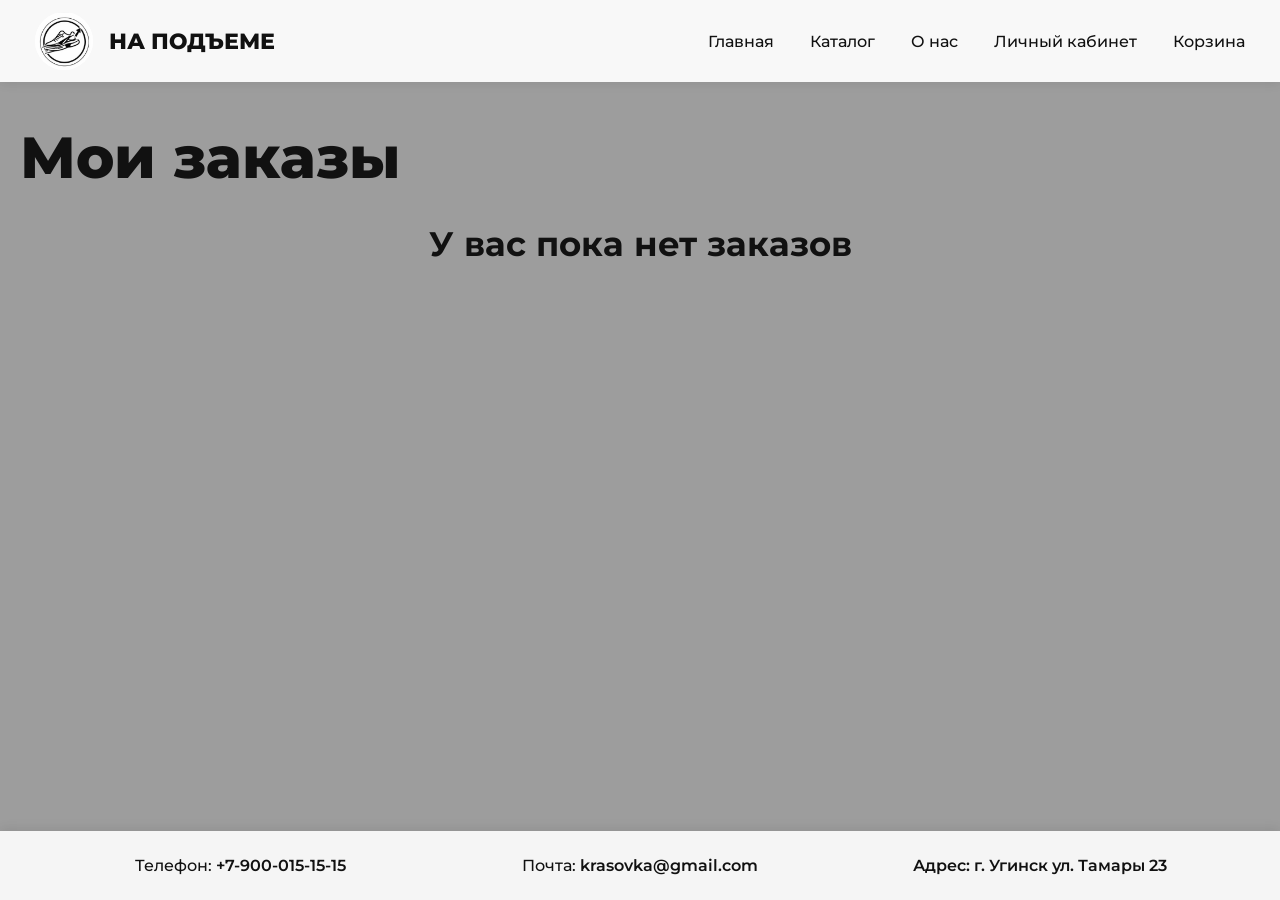
<file: zakazi.html>
<!DOCTYPE html>
<html lang="ru">
<head>
<meta charset="UTF-8">
<meta name="viewport" content="width=device-width, initial-scale=1.0">
<title>Мои заказы</title>
<link rel="stylesheet" href="zakazi.css">
<link href="https://fonts.googleapis.com/css2?family=Montserrat:wght@400;500;600;700;800&display=swap" rel="stylesheet">
</head>
<body>

<header>
<div class="logo-wrapper"><div class="logo-circle"><a href="index.html"><img src="logo.png" alt="logo"></a></div>
<h1>НА ПОДЪЕМЕ</h1></div>

<nav>
<a href="index.html">Главная</a>
<a href="katalog.html">Каталог</a>
<a href="onas.html">О нас</a>
<a href="kab.html">Личный кабинет</a>
<a href="korzina.html" class="nav-cart-link">Корзина <span class="cart-badge">0</span></a>
</nav>
</header>

<div class="container">
  <h1 class="title">Мои заказы</h1>
  <div class="orders" id="ordersContainer"></div>
</div>

<footer>
  <div>
    Телефон: <a href="tel:+79000151515" class="contact-link">+7-900-015-15-15</a>
  </div>
  <div>
    Почта: <a href="mailto:krasovka@gmail.com" class="contact-link">krasovka@gmail.com</a>
  </div>
  <div class="footer-address">
    Адрес: г. Угинск ул. Тамары 23
  </div>
</footer>

<script>
let orders = JSON.parse(localStorage.getItem('orders') || '[]');
orders = orders.filter(order => order && (order.items || order.name));
localStorage.setItem('orders', JSON.stringify(orders));

const container = document.getElementById('ordersContainer');

function renderOrders(){
    container.innerHTML = '';
    if(orders.length === 0){
        container.innerHTML = '<h2 style="text-align:center;font-size:34px;">У вас пока нет заказов</h2>';
        return;
    }

    orders.forEach((order, index)=>{
        if (!order) return;
        
        const orderDiv = document.createElement('div');
        orderDiv.classList.add('order');

        const status = order.status || 'Оформлен';
        let statusClass = 'oformlen';
        switch(status){
            case 'Оформлен': statusClass='oformlen'; break;
            case 'В пути': statusClass='vputi'; break;
            case 'Доставлен': statusClass='dostavlen'; break;
            case 'Отменён': statusClass='otmenen'; break;
        }

        const orderId = order.id !== order? order.id : index;
        
        let items = [];
        let totalAmount = 0;
        
        if (order.items && Array.isArray(order.items) && order.items.length > 0) {
            items = order.items;
            totalAmount = order.totalAmount || 0;
        } else if (order.name) {
            items = [{
                name: order.name || 'order',
                image: order.image || '',
                size: order.size || 'Не указан',
                price: order.price || 0,
                quantity: order.quantity || 1
            }];
            totalAmount = (order.price || 0) * (order.quantity || 1);
        } else {
            items = [{
                name: 'order',
                image: '',
                size: '-',
                price: 0,
                quantity: 1
            }];
        }

        let itemsHTML = '';
        items.forEach((item)=>{
            const itemName = (item.name && item.name !== 'order') ? item.name : 'order';
            const itemSize = (item.size && item.size !== 'order') ? item.size : 'Не указан';
            const itemQty = (item.quantity && item.quantity !== 'order') ? item.quantity : 1;
            const itemPrice = (item.price && item.price !== 'order') ? item.price : 0;
            const itemImage = (item.image && item.image !== 'order') ? item.image : '';
            
            itemsHTML += `
                <div style="display:flex;align-items:center;gap:15px;margin-bottom:12px;padding:12px;background:#fff;border-radius:12px;">
                    <img src="${itemImage}" onerror="this.style.display='none'" style="width:80px;height:60px;object-fit:contain;border-radius:8px;">
                    <div style="flex:1;">
                        <div style="font-weight:600;font-size:16px;">${itemName}</div>
                        <div style="font-size:14px;color:#666;">Размер: ${itemSize} | Кол-во: ${itemQty}</div>
                    </div>
                    <div style="font-weight:700;font-size:16px;">${Number(itemPrice).toLocaleString()} ₽</div>
                </div>
            `;
        });

        const cancelButton = status === 'Оформлен' ? 
            '<button class="cancel-btn" onclick="cancelOrder('+index+')">Отменить заказ</button>' : '';

        let orderDate = '';
        if (order.date && order.date !== 'order') {
            try {
                orderDate = new Date(order.date).toLocaleString('ru-RU');
            } catch(e) {
                orderDate = '';
            }
        }

        orderDiv.innerHTML = `
        <div style="width:100%;">
            <div style="display:flex;justify-content:space-between;align-items:center;margin-bottom:20px;padding-bottom:15px;border-bottom:2px solid #e0e0e0;">
                <div>
                    <h2 style="font-size:22px;font-weight:700;margin-bottom:5px;">Заказ #${1000 + Number(orderId)}</h2>
                    ${orderDate ? '<div style="font-size:14px;color:#666;">'+orderDate+'</div>' : ''}
                </div>
                <div class="status ${statusClass}">${status}</div>
            </div>
            
            <div style="margin-bottom:20px;">
                ${itemsHTML}
            </div>
            
            <div style="display:flex;justify-content:space-between;align-items:center;padding-top:15px;border-top:2px solid #e0e0e0;">
                <div style="font-size:20px;font-weight:700;">
                    Итого: ${Number(totalAmount).toLocaleString()} ₽
                </div>
                ${cancelButton}
            </div>
        </div>
        `;

        container.appendChild(orderDiv);
    });
}

function cancelOrder(index){
    if (!orders[index]) return;
    
    orders[index].status = 'Отменён';

    let bonuses = Number(localStorage.getItem('bonuses') || 0);
    bonuses -= 500;

    if(bonuses < 0){
        bonuses = 0;
    }

    localStorage.setItem('bonuses', bonuses);
    localStorage.setItem('orders', JSON.stringify(orders));

    renderOrders();
}

renderOrders();

function updateCartBadge() {
  const cart = JSON.parse(localStorage.getItem('cart') || '[]');
  const totalCount = cart.reduce((sum, item) => sum + (item.quantity || 1), 0);
  const badge = document.querySelector('.cart-badge');
  
  if (badge) {
    badge.textContent = totalCount;
    badge.classList.toggle('active', totalCount > 0);
  }
}

updateCartBadge();

window.addEventListener('storage', (e) => {
  if (e.key === 'cart' || !e.key) {
    updateCartBadge();
  }
});
</script>

</body>
</html>
</file>
<file: index.css>
*{margin:0;padding:0;box-sizing:border-box;}
html,body{height:100%;font-family:'Montserrat',sans-serif;background:#9d9d9d;color:#111;display:flex;flex-direction:column;}
header{width:100%;height:82px;background:#f8f8f8;display:flex;align-items:center;justify-content:space-between;padding:0 35px;position:sticky;top:0;z-index:100;box-shadow:0 2px 10px rgba(0,0,0,0.08);}
.logo-wrapper{display:flex;align-items:center;gap:16px;}
.logo-circle{width:58px;height:58px;border-radius:50%;overflow:hidden;background:white;box-shadow:0 5px 14px rgba(0,0,0,0.12);}
.logo-circle img{width:100%;height:100%;object-fit:cover;}
.logo-wrapper h1{font-size:22px;font-weight:800;letter-spacing:1px;}
nav{display:flex;gap:36px;}
nav a{text-decoration:none;color:#111;font-weight:500;transition:0.25s;position:relative;}
nav a:hover{color:#ff5b2e;}
nav a::after{content:'';width:0%;height:2px;background:#ff5b2e;position:absolute;left:0;bottom:-6px;transition:0.25s;}
nav a:hover::after{width:100%;}
.wrapper{width:93%;margin:28px auto;display:flex;gap:24px;flex:1;}
.content{flex:1;}
.hero{width:100%;height:430px;border-radius:34px;overflow:hidden;position:relative;display:flex;align-items:center;background:linear-gradient(90deg,rgba(245,245,245,0.95) 0%,rgba(240,240,240,0.88) 40%,rgba(235,235,235,0.45) 100%), url("hero.jpg"); background-size:cover;background-position:center right;box-shadow:0 18px 35px rgba(0,0,0,0.18);}
.hero::before{content:'';position:absolute;width:550px;height:550px;background:rgba(255,255,255,0.35);border-radius:50%;right:-170px;top:-120px;filter:blur(12px);}
.hero-left{width:55%;padding-left:60px;position:relative;z-index:2;}
.hero-small{font-size:15px;letter-spacing:4px;color:#666;margin-bottom:26px;}
.hero h2{font-size:88px;font-weight:800;line-height:1;font-style:italic;margin-bottom:26px;color:#111;}
.hero p{font-size:34px;font-weight:500;color:#222;margin-bottom:40px;}
.hero-btn{width:260px;height:62px;border:none;border-radius:18px;background:linear-gradient(135deg,#111,#2c2c2c);color:white;font-size:17px;font-weight:700;letter-spacing:1px;cursor:pointer;transition:0.35s;box-shadow:0 12px 25px rgba(0,0,0,0.2);}
.hero-btn:hover{transform:translateY(-4px);background:linear-gradient(135deg,#ff5b2e,#ff7b57);}
.products{
  margin-top:45px;
  display:grid;
  grid-template-columns:repeat(2,minmax(0,1fr));
  gap:26px;
  align-items:start;
}
.card{
  background:#f4f4f4;
  border-radius:24px;
  padding:35px;
  position:relative;
  transition:0.3s;
  overflow:hidden;
  box-shadow:0 10px 24px rgba(0,0,0,0.12);
}
.card-top{
  display:flex;
  align-items:center;
  gap:18px;
}
.card:hover{
  box-shadow:0 18px 35px rgba(0,0,0,0.18);
}
.fav-heart {
  position: absolute;
  top: 18px;
  left: 18px;
  font-size: 24px;
  color: gray;
  cursor: pointer;
  transition: color 0.3s;
  user-select: none;
}

.fav-heart.active {
  color: red;
}
.card img{
  width:220px;
  height:170px;
  object-fit:contain;
  transition:0.35s;
}
.card h3{
  font-size:22px;
  margin-bottom:14px;
  font-weight:700;
}
.price{font-size:28px;font-weight:600;margin-bottom:24px;}
.buy-btn{width:200px;height:52px;border:none;border-radius:14px;background:linear-gradient(135deg,#111,#2b2b2b);color:white;font-size:18px;font-weight:600;cursor:pointer;}
.buy-btn:hover{transform:scale(1.03);}
.sale{position:absolute;top:18px;right:18px;background:#ff5b2e;color:white;padding:6px 12px;border-radius:12px;font-size:12px;font-weight:700;}
.sidebar{width:285px;background:#f4f4f4;border-radius:28px;padding:28px;height:fit-content;position:sticky;top:100px;box-shadow:0 12px 24px rgba(0,0,0,0.14);}
.sidebar h2{text-align:center;margin-bottom:28px;font-size:34px;}
.filter-title{margin-top:22px;margin-bottom:14px;font-size:22px;font-weight:700;}
select{width:100%;height:42px;border:none;border-radius:12px;background:#2b2b2b;color:white;padding:0 15px;font-size:15px;}
.range{width:100%;accent-color:#ff5b2e;margin:12px 0;border:2px solid #ff5b2e;border-radius:12px;padding:4px;}
.price-row{display:flex;justify-content:space-between;font-weight:600;margin-top:8px;}
.check-group label,.color-group label{display:flex;align-items:center;gap:12px;margin-bottom:14px;font-size:18px;}
input[type="checkbox"]{width:18px;height:18px;accent-color:#ff5b2e;}
.color-group{
  margin-top:12px;
}

.color-option{
    display:flex;
    align-items:center;
    gap:12px;
    margin-bottom:16px;
    font-size:18px;
    cursor:pointer;
    user-select:none;
}

.color-option input{
    display:none;
}

.color{
    width:28px;
    height:28px;
    border-radius:50%;
    border:2px solid rgba(0,0,0,0.1);
    transition:0.25s ease, transform 0.2s;
    cursor:pointer;
}

.color-option input:checked + .color{
  transform:scale(1.18);
  border:3px solid #555;
  box-shadow:
    0 0 0 3px rgba(255,255,255,0.9),
    0 0 0 6px rgba(0,0,0,0.15);
  opacity:1;
}
footer{width:100%;background:#f5f5f5;padding:32px 40px;display:flex;justify-content:space-between;align-items:center;font-size:18px;box-shadow:0 -3px 10px rgba(0,0,0,0.08);margin-top:auto;}
footer div{flex:1;text-align:center;font-weight:500;}
.contact-link{
    color: inherit;
    text-decoration: none;
    cursor: pointer;
    transition: 0.2s;
    font-weight: 600; /* чуть жирнее */
}

.contact-link:hover{
    color: #ff5b2e;
}

.contact-link:active{
    opacity: 0.7;
}

/* Адрес */
.footer-address {
    font-weight: 600; /* чуть жирнее */
}
footer div{
    flex:1;
    text-align:center;
    font-weight:600;
}
@media(max-width:1200px){.products{grid-template-columns:repeat(2,1fr);}}
@media(max-width:900px){.wrapper{flex-direction:column;}.sidebar{width:100%;position:relative;top:0;}.products{grid-template-columns:1fr;}.hero{height:520px;}.hero-left{width:100%;padding:40px;}.hero h2{font-size:54px;}.hero p{font-size:24px;}footer{flex-direction:column;gap:16px;}nav{display:none;}}
/* Модальное окно выбора размера */
.size-btn{
  width:58px;
  height:44px;
  border:none;
  border-radius:16px;
  background:#222;
  color:white;
  font-weight:700;
  font-size:22px;
  cursor:pointer;
  transition:.2s;
}

.size-btn:hover{
  background:#ff5b2e;
}

#sizes{
  display:flex;
  justify-content:center;
  gap:8px;
  flex-wrap:wrap;
}

#closeSize{
  margin-top:25px;
  width:130px;
  height:40px;
  border:none;
  border-radius:14px;
  background:#d6d6d6;
  font-size:18px;
  cursor:pointer;
}
#brandFilter{
    width:100%;
    height:52px;
    padding:0 18px;
    border:none;
    border-radius:16px;
    background:linear-gradient(135deg,#1f1f1f,#333);
    color:#fff;
    font-size:18px;
    font-weight:600;
    cursor:pointer;
    box-shadow:0 5px 15px rgba(0,0,0,.15);
    margin-bottom:10px;
}
.price-inputs{
    display:flex;
    gap:10px;
    margin-bottom:15px;
}

.price-inputs input{
    width:50%;
    height:42px;
    border:none;
    border-radius:12px;
    padding:0 12px;
    font-size:16px;
    font-weight:600;
    background:white;
    box-shadow:0 3px 8px rgba(0,0,0,.08);
}
.sizes-view{
    margin:4px 0 12px;
    font-size:15px;
    line-height:1.8;
    color:#555;
    font-weight:600;
}
.range{
    display:none !important;
}
#brandFilter{
    width:100%;
    height:52px;
    padding:0 45px 0 18px;
    border:none;
    border-radius:16px;
    background:#111;
    color:#fff;
    font-size:18px;
    font-weight:600;
    cursor:pointer;

    appearance:none;
    -webkit-appearance:none;
    -moz-appearance:none;

    background-image:url("data:image/svg+xml,%3Csvg xmlns='http://www.w3.org/2000/svg' width='18' height='18' fill='white' viewBox='0 0 16 16'%3E%3Cpath d='M3.204 5h9.592L8 10.481z'/%3E%3C/svg%3E");
    background-repeat:no-repeat;
    background-position:right 16px center;
}
#brandFilter option{
    background:#ffffff;
    color:#111111;
    font-size:16px;
}

.no-results{
    grid-column:1/-1;
    width:100%;
    min-height:350px;
    background:#f4f4f4;
    border-radius:24px;
    display:flex;
    flex-direction:column;
    justify-content:center;
    align-items:center;
    text-align:center;
    box-shadow:0 10px 24px rgba(0,0,0,.12);
}

.no-results-icon{
    font-size:64px;
    margin-bottom:15px;
}

.no-results h2{
    font-size:32px;
    margin-bottom:10px;
}

.no-results p{
    color:#666;
    font-size:18px;
}

/* --- MEDIA QUERIES --- */
/* Средние экраны: 2 карточки в ряд */
@media screen and (max-width: 1100px) {
    .card {
        flex: 1 1 calc(45% - 20px);
    }
}

/* Малые экраны: фильтры сверху, 1 карточка в ряд */
@media screen and (max-width: 768px) {
    .main-content {
        flex-direction: column;
    }
    .filters {
        width: 100%;
        margin-left: 0;
        margin-bottom: 20px;
        position: relative;
        top: auto;
    }
    .card {
        flex: 1 1 100%;
    }
}

.size-modal{
    position:fixed;
    inset:0;
    background:rgba(0,0,0,.5);

    display:none;

    justify-content:center;
    align-items:center;

    z-index:99999;
}

.size-modal.active{
    display:flex;
}

.size-modal-content{
    background:white;
    padding:30px;
    border-radius:20px;
    text-align:center;
    min-width:350px;
}

#sizes{
    display:flex;
    justify-content:center;
    gap:10px;
    flex-wrap:wrap;
    margin:20px 0;
}

.size-btn{
    width:60px;
    height:45px;
    border:none;
    border-radius:10px;
    background:#111;
    color:white;
    cursor:pointer;
}

#closeSize{
    padding:10px 20px;
    border:none;
    border-radius:10px;
    cursor:pointer;
}
/* ===== Счётчик корзины в шапке ===== */
.nav-cart-link {
  position: relative;
  display: inline-flex;
  align-items: center;
  gap: 6px;
  text-decoration: none;
  color: #111;
  font-weight: 500;
  transition: 0.25s;
}

.nav-cart-link:hover {
  color: #999;
}

.cart-badge {
  background: #999;
  color: #fff;
  font-size: 12px;
  font-weight: 700;
  padding: 2px 7px;
  border-radius: 20px;
  line-height: 1.3;
  display: none;
  transition: 0.2s;
  min-width: 20px;
  text-align: center;
}

.cart-badge.active {
  display: inline-block;
  background: #999;
  animation: pulse 0.3s ease;
}

@keyframes pulse {
  0% { transform: scale(1); }
  50% { transform: scale(1.2); }
  100% { transform: scale(1); }
}
</file>
<file: bonusy.css>
*{
margin:0;
padding:0;
box-sizing:border-box;
}

body{
font-family:'Montserrat',sans-serif;
background:#9d9d9d;
min-height:100vh;
display:flex;
flex-direction:column;
}

header{
width:100%;
height:82px;
background:#f8f8f8;
display:flex;
align-items:center;
justify-content:space-between;
padding:0 35px;
box-shadow:0 2px 10px rgba(0,0,0,.08);
}

.logo-wrapper{
display:flex;
align-items:center;
gap:16px;
}

.logo-circle{
width:58px;
height:58px;
border-radius:50%;
overflow:hidden;
background:white;
}

.logo-circle img{
width:100%;
height:100%;
object-fit:cover;
}

.logo-wrapper h1{
font-size:22px;
font-weight:800;
}

nav{
display:flex;
gap:36px;
}

nav a{
text-decoration:none;
color:#111;
font-weight:500;
}


.container{
width:93%;
margin:40px auto;
flex:1;
}

.title{
font-size:58px;
font-weight:800;
margin-bottom:30px;
}

.bonus-card{
background:#f5f5f5;
border-radius:30px;
padding:50px;
box-shadow:0 10px 25px rgba(0,0,0,.12);
text-align:center;
}

.bonus-card h2{
font-size:36px;
margin-bottom:20px;
}

.bonus-value{
font-size:90px;
font-weight:800;
color:#ff962f;
margin-bottom:20px;
}

.bonus-card p{
font-size:20px;
color:#555;
}

footer{width:100%;background:#f5f5f5;padding:32px 40px;display:flex;justify-content:space-between;align-items:center;font-size:18px;box-shadow:0 -3px 10px rgba(0,0,0,0.08);margin-top:auto;}
footer div{flex:1;text-align:center;font-weight:500;}
.contact-link{
    color: inherit;
    text-decoration: none;
    cursor: pointer;
    transition: 0.2s;
    font-weight: 600;
}

.contact-link:hover{
    color: #ff5b2e;
}

.contact-link:active{
    opacity: 0.7;
}

.footer-address {
    font-weight: 600; 
}
footer div{
    flex:1;
    text-align:center;
    font-weight:600;
}

.back-btn{
  display:inline-flex;
  align-items:center;
  gap:8px;
  padding:12px 28px;
  background:#f5f5f5;
  color:#111;
  text-decoration:none;
  border-radius:16px;
  font-size:16px;
  font-weight:600;
  margin:30px auto 0;
  display:flex;
  justify-content:center;
  transition:.3s;
  box-shadow:0 4px 12px rgba(0,0,0,.08);
  width:fit-content;
}

.back-btn:hover{
  background:#e0e0e0;
  transform:translateY(-3px);
  box-shadow:0 6px 16px rgba(0,0,0,.12);
}

.back-btn:active{
  transform:translateY(0);
}
/* ===== Счётчик корзины в шапке ===== */
.nav-cart-link {
  position: relative;
  display: inline-flex;
  align-items: center;
  gap: 6px;
  text-decoration: none;
  color: #111;
  font-weight: 500;
  transition: 0.25s;
}

.nav-cart-link:hover {
  color: #999;
}

.cart-badge {
  background: #999;
  color: #fff;
  font-size: 12px;
  font-weight: 700;
  padding: 2px 7px;
  border-radius: 20px;
  line-height: 1.3;
  display: none;
  transition: 0.2s;
  min-width: 20px;
  text-align: center;
}

.cart-badge.active {
  display: inline-block;
  background: #999;
  animation: pulse 0.3s ease;
}

@keyframes pulse {
  0% { transform: scale(1); }
  50% { transform: scale(1.2); }
  100% { transform: scale(1); }
}
</file>
<file: izbr.css>
*{margin:0;padding:0;box-sizing:border-box;}
html,body{font-family:'Montserrat',sans-serif;background:#9d9d9d;display:flex;flex-direction:column;min-height:100vh;}

/* HEADER */
header{
width:100%;
height:82px;
background:#f8f8f8;
display:flex;
align-items:center;
justify-content:space-between;
padding:0 35px;
position:sticky;
top:0;
z-index:100;
box-shadow:0 2px 10px rgba(0,0,0,0.08);
}
.logo-wrapper{display:flex;align-items:center;gap:16px;}
.logo-circle{width:58px;height:58px;border-radius:50%;overflow:hidden;background:white;box-shadow:0 5px 14px rgba(0,0,0,0.12);}
.logo-circle img{width:100%;height:100%;object-fit:cover;}
.logo-wrapper h1{font-size:22px;font-weight:800;letter-spacing:1px;}
nav{display:flex;gap:36px;}
nav a{text-decoration:none;color:#111;font-weight:500;transition:0.25s;position:relative;}
nav a:hover{color:#ff5b2e;}
nav a::after{content:'';width:0%;height:2px;background:#ff5b2e;position:absolute;left:0;bottom:-6px;transition:0.25s;}
nav a:hover::after{width:100%;}

/* CONTENT */
.container{width:93%;margin:35px auto;flex:1;}
.title{font-size:58px;font-weight:800;margin-bottom:20px;}
.products{display:grid;grid-template-columns:repeat(4,1fr);gap:28px;}
.card{background:#f5f5f5;border-radius:28px;padding:30px;text-align:center;box-shadow:0 10px 24px rgba(0,0,0,0.12);transition:0.3s;position:relative;}
.card:hover{transform:translateY(-8px);}
.card img{width:220px;height:160px;object-fit:contain;margin-bottom:20px;}
.card h2{font-size:24px;margin-bottom:14px;}
.price{font-size:22px;font-weight:700;margin-bottom:20px;}
button.buy-btn{width:180px;height:50px;border:none;border-radius:16px;background:linear-gradient(135deg,#111,#2c2c2c);color:white;font-size:16px;font-weight:700;cursor:pointer;transition:0.3s;}
button.buy-btn:hover{background:linear-gradient(135deg,#ff5b2e,#ff7b57);transform:scale(1.03);}

/* Сердечко для удаления из избранного */
.remove-fav{position:absolute;top:18px;right:18px;font-size:28px;color:red;cursor:pointer;user-select:none;}

/* Модальное окно выбора размера */
#sizeModal{display:none;position:fixed;top:0;left:0;width:100%;height:100%;background:rgba(0,0,0,0.5);justify-content:center;align-items:center;z-index:1000;}
#sizeModalContent{background:#fff;padding:40px 35px;border-radius:30px;text-align:center;width:380px;}
#sizeModalContent h3{font-size:28px;font-weight:700;margin-bottom:25px;}
#sizeOptions{display:flex;justify-content:center;gap:12px;flex-wrap:wrap;margin-bottom:25px;}
.size-btn{width:60px;height:54px;border:none;border-radius:18px;background:#222;color:white;font-size:20px;font-weight:700;cursor:pointer;transition:.2s;}
.size-btn:hover{background:#ff5b2e;transform:scale(1.05);}
#sizeCancel{margin-top:28px;width:165px;height:52px;border:none;border-radius:18px;background:#d6d6d6;font-size:18px;cursor:pointer;}

/* FOOTER */
footer{width:100%;background:#f5f5f5;padding:32px 40px;display:flex;justify-content:space-between;align-items:center;font-size:18px;box-shadow:0 -3px 10px rgba(0,0,0,0.08);margin-top:auto;}
footer div{flex:1;text-align:center;font-weight:500;}

/* MOBILE */
@media(max-width:1200px){.products{grid-template-columns:repeat(2,1fr);}}
@media(max-width:700px){.products{grid-template-columns:1fr;}nav{display:none;}.title{font-size:42px;}}
/* Контакты (телефон и почта) */
.contact-link{
    color: inherit;
    text-decoration: none;
    cursor: pointer;
    transition: 0.2s;
    font-weight: 600; /* чуть жирнее */
}

.contact-link:hover{
    color: #ff5b2e;
}

.contact-link:active{
    opacity: 0.7;
}

/* Адрес */
.footer-address {
    font-weight: 600; /* чуть жирнее */
}
footer div{
    flex:1;
    text-align:center;
    font-weight:600;
}
/* ===== Счётчик корзины в шапке ===== */
.nav-cart-link {
  position: relative;
  display: inline-flex;
  align-items: center;
  gap: 6px;
  text-decoration: none;
  color: #111;
  font-weight: 500;
  transition: 0.25s;
}

.nav-cart-link:hover {
  color: #999;
}

.cart-badge {
  background: #999;
  color: #fff;
  font-size: 12px;
  font-weight: 700;
  padding: 2px 7px;
  border-radius: 20px;
  line-height: 1.3;
  display: none;
  transition: 0.2s;
  min-width: 20px;
  text-align: center;
}

.cart-badge.active {
  display: inline-block;
  background: #999;
  animation: pulse 0.3s ease;
}

@keyframes pulse {
  0% { transform: scale(1); }
  50% { transform: scale(1.2); }
  100% { transform: scale(1); }
}
.back-btn{
  display:inline-flex;
  align-items:center;
  gap:8px;
  padding:12px 28px;
  background:#f5f5f5;
  color:#111;
  text-decoration:none;
  border-radius:16px;
  font-size:16px;
  font-weight:600;
  margin:30px auto 0;
  display:flex;
  justify-content:center;
  transition:.3s;
  box-shadow:0 4px 12px rgba(0,0,0,.08);
  width:fit-content;
  position: relative;
  top: -100px;
}

.back-btn:hover{
  background:#e0e0e0;
  transform:translateY(-3px);
  box-shadow:0 6px 16px rgba(0,0,0,.12);
}

.back-btn:active{
  transform:translateY(0);
}
</file>
<file: kab.css>
*{margin:0;padding:0;box-sizing:border-box;}
html,body{height:100%;}
body{font-family:'Montserrat',sans-serif;background:#9d9d9d;display:flex;flex-direction:column;color:#111;}


header{width:100%;height:82px;background:#f8f8f8;display:flex;align-items:center;justify-content:space-between;padding:0 35px;position:sticky;top:0;z-index:100;box-shadow:0 2px 10px rgba(0,0,0,0.08);}
.logo-wrapper{display:flex;align-items:center;gap:16px;}
.logo-circle{width:58px;height:58px;border-radius:50%;overflow:hidden;background:white;box-shadow:0 5px 14px rgba(0,0,0,0.12);}
.logo-circle img{width:100%;height:100%;object-fit:cover;}
.logo-wrapper h1{font-size:22px;font-weight:800;letter-spacing:1px;}

nav{display:flex;gap:36px;}
nav a{text-decoration:none;color:#111;font-weight:500;transition:0.25s;position:relative;}
nav a:hover{color:#ff5b2e;}
nav a::after{content:'';width:0%;height:2px;background:#ff5b2e;position:absolute;left:0;bottom:-6px;transition:0.25s;}
nav a:hover::after{width:100%;}


.wrapper{width:93%;margin:30px auto;flex:1;}
.page-title{font-size:64px;font-weight:800;margin-bottom:28px;}


.top-section{display:grid;grid-template-columns:2fr 1fr;gap:28px;margin-bottom:32px;}
.profile-card{background:#f5f5f5;border-radius:30px;padding:40px;display:flex;align-items:center;gap:30px;box-shadow:0 12px 28px rgba(0,0,0,0.12);}
.avatar{width:110px;height:110px;border-radius:50%;background:linear-gradient(135deg,#111,#2c2c2c);display:flex;align-items:center;justify-content:center;font-size:42px;color:white;font-weight:700;}
.profile-info h2{font-size:34px;margin-bottom:10px;}
.profile-info p{font-size:20px;color:#555;margin-bottom:8px;}
.profile-card:hover{transform:translateY(-4px);box-shadow:0 16px 35px rgba(0,0,0,0.15);cursor:pointer;}
.profile-card:hover .avatar{transform:scale(1.05);}
.profile-card:hover h2{color:#ff5b2e;}


.stats{display:grid;grid-template-columns:repeat(3,1fr);gap:20px;}
.stat-card{background:#f5f5f5;border-radius:24px;padding:28px;box-shadow:0 10px 24px rgba(0,0,0,0.12);transition:0.3s;text-align:center;}
.stat-card:hover{transform:translateY(-6px);}
.stat-card a{text-decoration:none;color:#111;display:block;}
.stat-card h3{font-size:20px;margin-bottom:12px;transition:0.3s;}
.stat-card span{font-size:42px;font-weight:700;}
.stat-card:hover h3{color:#ff5b2e;}


.actions{display:grid;grid-template-columns:repeat(4,1fr);gap:24px;margin-bottom:34px;}
.action-card{background:#f5f5f5;border-radius:26px;padding:34px 28px;height:190px;display:flex;flex-direction:column;justify-content:space-between;transition:0.3s;box-shadow:0 10px 24px rgba(0,0,0,0.12);cursor:pointer;text-decoration:none;color:#111;}
.action-card:hover{transform:translateY(-8px);box-shadow:0 18px 35px rgba(0,0,0,0.16);}
.action-card h3{font-size:28px;color:#111;transition:0.3s;}
.action-card p{font-size:18px;color:#555;line-height:1.5;}
.action-card:hover h3{color:#ff5b2e;}

.orders{background:#f5f5f5;border-radius:30px;padding:34px;box-shadow:0 10px 24px rgba(0,0,0,0.12);margin-bottom:34px;}
.orders h2{font-size:38px;margin-bottom:24px;}
.order{background:#e3e3e3;padding:22px 26px;border-radius:18px;margin-bottom:18px;display:flex;justify-content:space-between;align-items:center;font-size:20px;}
.status{padding:10px 18px;border-radius:12px;font-size:15px;font-weight:700;color:white;}
.done{background:#2dbb55;}
.delivery{background:#ff8a2d;}
.cancel{background:#ff4d4d;}


.support{background:#f5f5f5;border-radius:30px;padding:32px 36px;display:flex;justify-content:space-between;align-items:center;box-shadow:0 10px 24px rgba(0,0,0,0.12);margin-bottom:40px;}
.support h2{font-size:36px;}
.support button{width:240px;height:58px;border:none;border-radius:18px;background:linear-gradient(135deg,#111,#2c2c2c);color:white;font-size:17px;font-weight:700;cursor:pointer;transition:0.3s;}
.support button:hover{background:linear-gradient(135deg,#ff5b2e,#ff7b57);transform:translateY(-4px);}


footer{width:100%;background:#f5f5f5;padding:32px 40px;display:flex;justify-content:space-between;align-items:center;font-size:18px;box-shadow:0 -3px 10px rgba(0,0,0,0.08);margin-top:auto;}
footer div{flex:1;text-align:center;font-weight:500;}
.contact-link{color:inherit;text-decoration:none;cursor:pointer;transition:0.2s;font-weight:600;}
.contact-link:hover{color:#ff5b2e;}
.contact-link:active{opacity:0.7;}
.footer-address{font-weight:600;}


@media(max-width:1200px){.top-section{grid-template-columns:1fr;}.actions{grid-template-columns:repeat(2,1fr);}}
@media(max-width:850px){.page-title{font-size:48px;}.actions{grid-template-columns:1fr;}.stats{grid-template-columns:1fr;}.profile-card{flex-direction:column;text-align:center;}.support{flex-direction:column;gap:20px;}footer{flex-direction:column;gap:16px;}nav{display:none;}}

.nav-cart-link {
  position: relative;
  display: inline-flex;
  align-items: center;
  gap: 6px;
}

.cart-badge{background:#999;color:#fff;font-size:12px;font-weight:700;padding:2px 7px;border-radius:20px;line-height:1.3;display:none;transition:0.2s;}

.cart-badge.active {
  display: inline-block;
  background: #999;
}
</file>
<file: katalog.css>
*{
  margin:0;
  padding:0;
  box-sizing:border-box;
}

html,body{
  height:100%;
  min-height:100vh;
}

body{
  font-family:'Montserrat',sans-serif;
  background:#9d9d9d;
  color:#111;
  display:flex;
  flex-direction:column;
}


header{
  width:100%;
  height:82px;
  background:#f8f8f8;
  display:flex;
  align-items:center;
  justify-content:space-between; 
  padding:0 35px;
  position:sticky;
  top:0;
  z-index:100;
  box-shadow:0 2px 10px rgba(0,0,0,0.08);
}

.logo-wrapper{
  display:flex;
  align-items:center;
  gap:16px;
}

.logo-circle{
  width:58px;
  height:58px;
  border-radius:50%;
  overflow:hidden;
  background:white;
  box-shadow:0 5px 14px rgba(0,0,0,0.12);
}

.logo-circle img{
  width:100%;
  height:100%;
  object-fit:cover;
}

.logo-wrapper h1{
  font-size:22px;
  font-weight:800;
  letter-spacing:1px;
}

nav{
  display:flex;
  gap:36px;
  margin-left:auto;
  align-items:center;
}

nav a{
  text-decoration:none;
  color:#111;
  font-weight:500;
  transition:0.25s;
  position:relative;
  white-space:nowrap;
}

nav a:hover{
  color:#ff5b2e;
}

nav a::after{
  content:'';
  width:0%;
  height:2px;
  background:#ff5b2e;
  position:absolute;
  left:0;
  bottom:-6px;
  transition:0.25s;
}

nav a:hover::after{
  width:100%;
}

.wrapper{
    width:93%;
    margin:28px auto;
    display:flex;
    gap:24px;
    align-items:flex-start;
}

.sidebar{
    width:285px;
    background:#f4f4f4;
    border-radius:28px;
    padding:28px;
    position:sticky;
    top:120px;
    align-self:flex-start;
    box-shadow:0 12px 24px rgba(0,0,0,.14);
}

.sidebar h2{
  text-align:center;
  margin-bottom:28px;
  font-size:34px;
}

.filter-title{
  margin-top:22px;
  margin-bottom:14px;
  font-size:22px;
  font-weight:700;
}

select{
  width:100%;
  height:42px;
  border:none;
  border-radius:12px;
  background:#2b2b2b;
  color:white;
  padding:0 15px;
  font-size:15px;
}
.range{
    width:100%;
    accent-color:#ff5b2e;
    margin:15px 0;
    cursor:pointer;
}

.range::-webkit-slider-thumb{
    width:22px;
    height:22px;
}

.price-row{
  display:flex;
  justify-content:space-between;
  font-weight:500;
}

.check-group label{
  display:flex;
  align-items:center;
  gap:12px;
  margin-bottom:14px;
  font-size:18px;
}


.color-group{
  margin-top:12px;
}

.color-option{
    display:flex;
    align-items:center;
    gap:12px;
    margin-bottom:16px;
    font-size:18px;
    cursor:pointer;
    user-select:none;
}

.color-option input{
    display:none;
}

.color{
    width:28px;
    height:28px;
    border-radius:50%;
    border:2px solid rgba(0,0,0,0.1);
    transition:0.25s ease, transform 0.2s;
    cursor:pointer;
}

.color-option input:checked + .color{
  transform:scale(1.18);
  border:3px solid #555;
  box-shadow:
    0 0 0 3px rgba(255,255,255,0.9),
    0 0 0 6px rgba(0,0,0,0.15);
  opacity:1;
}


.content{
    flex:1;
    margin-left:0;
}


.catalog-hero{
  width:100%;
  height:280px;
  border-radius:34px;
  overflow:hidden;
  position:relative;
  display:flex;
  align-items:center;
  background:
    linear-gradient(
      90deg,
      rgba(245,245,245,0.96) 0%,
      rgba(240,240,240,0.88) 40%,
      rgba(235,235,235,0.45) 100%
    ),
    url("hero.jpg");
  background-size:cover;
  background-position:center right;
  box-shadow:0 18px 35px rgba(0,0,0,0.18);
  margin-bottom:30px;
}

.catalog-hero::before{
  content:'';
  position:absolute;
  width:500px;
  height:500px;
  background:rgba(255,255,255,0.25);
  border-radius:50%;
  right:-150px;
  top:-120px;
  filter:blur(12px);
}

.catalog-left{
  padding-left:60px;
  position:relative;
  z-index:2;
}

.catalog-small{
  font-size:15px;
  letter-spacing:4px;
  color:#666;
  margin-bottom:22px;
}

.catalog-hero h1{
  font-size:82px;
  font-weight:800;
  font-style:italic;
  line-height:1;
  margin-bottom:22px;
}

.catalog-hero p{
  font-size:30px;
  font-weight:500;
  color:#222;
}


.products{
  display:grid;
  grid-template-columns:repeat(2,1fr);
  gap:26px;
}

.card{
  background:#f4f4f4;
  border-radius:24px;
  padding:35px;
  position:relative;
  transition:0.3s;
  overflow:hidden;
  box-shadow:0 10px 24px rgba(0,0,0,0.12);
}

.card:hover{
  box-shadow:0 18px 35px rgba(0,0,0,0.18);
}

.sale{
  position:absolute;
  top:18px;
  right:18px;
  background:#ff5b2e;
  color:white;
  padding:6px 12px;
  border-radius:12px;
  font-size:12px;
  font-weight:700;
}

.card-top{
  display:flex;
  align-items:center;
  gap:18px;
}

.fav-heart {
  position: absolute;
  top: 18px;
  left: 18px;
  font-size: 24px;
  color: gray;
  cursor: pointer;
  transition: color 0.3s;
  user-select: none;
}

.fav-heart.active {
  color: red;
}

.card img{
  width:220px;
  height:170px;
  object-fit:contain;
  transition:0.35s;
}

.card h3{
  font-size:22px;
  margin-bottom:14px;
  font-weight:700;
}

.price{
  font-size:22px;
  font-weight:600;
  margin-bottom:20px;
}

.buy-btn{
  width:170px;
  height:44px;
  border:none;
  border-radius:14px;
  background:linear-gradient(135deg,#111,#2b2b2b);
  color:white;
  font-size:16px;
  font-weight:600;
  cursor:pointer;
  transition:0.25s;
}

.buy-btn:hover{
  background:linear-gradient(135deg,#ff5b2e,#ff7b57);
  transform:scale(1.03);
}

footer{
  width:100%;
  background:#f5f5f5;
  padding:32px 40px;
  display:flex;
  justify-content:space-between;
  align-items:center;
  font-size:18px;
  box-shadow:0 -3px 10px rgba(0,0,0,0.08);
  flex-shrink:0;
  margin-top:auto;
  font-weight:600;
}

footer div{
  flex:1;
  text-align:center;
  font-weight:600;
}

.contact-link{
  color: inherit;
  text-decoration: none;
  cursor: pointer;
  transition: 0.2s;
  font-weight: 600;
}

.contact-link:hover{
  color: #ff5b2e;
}

.contact-link:active{
  opacity: 0.7;
}

.footer-address {
  font-weight: 600;
}


.size-btn{
  width:58px;
  height:44px;
  border:none;
  border-radius:16px;
  background:#222;
  color:white;
  font-weight:700;
  font-size:22px;
  cursor:pointer;
  transition:.2s;
}

.size-btn:hover{
  background:#ff5b2e;
}

#sizes{
  display:flex;
  justify-content:center;
  gap:8px;
  flex-wrap:wrap;
}

#closeSize{
  margin-top:25px;
  width:130px;
  height:40px;
  border:none;
  border-radius:14px;
  background:#d6d6d6;
  font-size:18px;
  cursor:pointer;
}

@media(max-width:1200px){
  .products{
    grid-template-columns:repeat(2,1fr);
  }
}

@media(max-width:900px){
  .wrapper{
    width:93%;
    margin:28px auto;
    display:flex;
    gap:24px;
    align-items:flex-start;
}

  .sidebar{
    width:100%;
    position:relative;
    top:0;
  }

  .products{
    grid-template-columns:1fr;
  }

  .catalog-hero{
    height:420px;
  }

  .catalog-left{
    padding:40px;
  }

  .catalog-hero h1{
    font-size:54px;
  }

  .catalog-hero p{
    font-size:24px;
  }

  footer{
    flex-direction:column;
    gap:16px;
  }

  nav{
    display:none;
  }
}
#brandFilter{
    width:100%;
    height:52px;
    padding:0 45px 0 18px;
    border:none;
    border-radius:16px;
    background:#111;
    color:#fff;
    font-size:18px;
    font-weight:600;
    cursor:pointer;

    appearance:none;
    -webkit-appearance:none;
    -moz-appearance:none;

    background-image:url("data:image/svg+xml,%3Csvg xmlns='http://www.w3.org/2000/svg' width='18' height='18' fill='white' viewBox='0 0 16 16'%3E%3Cpath d='M3.204 5h9.592L8 10.481z'/%3E%3C/svg%3E");
    background-repeat:no-repeat;
    background-position:right 16px center;
}
.price-inputs{
    display:flex;
    gap:10px;
    margin-bottom:15px;
}

.price-inputs input{
    width:50%;
    height:42px;
    border:none;
    border-radius:12px;
    padding:0 12px;
    font-size:16px;
    font-weight:600;
    background:white;
    box-shadow:0 3px 8px rgba(0,0,0,.08);
}
.sizes-view{
    margin:4px 0 12px;
    font-size:15px;
    line-height:1.8;
    color:#555;
    font-weight:600;
}
.range{
    display:none !important;
}
#brandFilter option{
    background:#ffffff;
    color:#111111;
    font-size:16px;
}

.no-results{
    grid-column:1/-1;
    width:100%;
    min-height:350px;
    background:#f4f4f4;
    border-radius:24px;
    display:flex;
    flex-direction:column;
    justify-content:center;
    align-items:center;
    text-align:center;
    box-shadow:0 10px 24px rgba(0,0,0,.12);
}
.no-results-icon{
    font-size:64px;
    margin-bottom:15px;
}
.no-results h2{
    font-size:32px;
    margin-bottom:10px;
}
.no-results p{
    color:#666;
    font-size:18px;
}
.color-option input:checked + .color{
  transform:scale(1.12);
  border:3px solid #666;
  box-shadow:
    0 0 0 2px #fff,
    0 0 0 5px rgba(0,0,0,.12);
}
.check-group label input{
  width:20px;
  height:20px;
  accent-color:#ff5b2e;
  cursor:pointer;
}

.sidebar{
    width:285px;
    background:#f4f4f4;
    border-radius:28px;
    padding:28px;
    position:sticky;
    top:120px;
    align-self:flex-start;
    box-shadow:0 12px 24px rgba(0,0,0,.14);
}

.check-group label{
    display:flex;
    align-items:center;
    gap:14px;
    margin-bottom:14px;
    cursor:pointer;
    font-size:18px;
}

.check-group input{
    width:20px;
    height:20px;
    accent-color:#ff5b2e;
}

.no-results{
    grid-column:1/-1;
    width:100%;
    min-height:350px;
    background:#f4f4f4;
    border-radius:24px;
    display:flex;
    flex-direction:column;
    justify-content:center;
    align-items:center;
    text-align:center;
    box-shadow:0 10px 24px rgba(0,0,0,.12);
}
.no-results-icon{
    font-size:64px;
    margin-bottom:15px;
}
.no-results h2{
    font-size:32px;
    margin-bottom:10px;
}
.no-results p{
    color:#666;
    font-size:18px;
}
.color-option input:checked + .color{
    transform:scale(1.12);
    border:3px solid #666;
    box-shadow:
        0 0 0 2px #fff,
        0 0 0 5px rgba(0,0,0,.12);
}
.fav-heart{
    position:absolute;
    top:15px;
    left:15px;
    width:24px;
    height:24px;
    display:flex;
    align-items:center;
    justify-content:center;
    background:transparent; 
    border-radius:50%;
    font-size:20px;
    color:#9b9b9b;
    cursor:pointer;
    user-select:none;
    transition:.25s;
    z-index:10;
}

.fav-heart:hover{
    transform:scale(1.1);
}

.fav-heart.active{
    color:#ff3b30; 
    background:transparent; 
    transform:scale(1.1);
}
/* ===== Счётчик корзины в шапке ===== */
.nav-cart-link {
  position: relative;
  display: inline-flex;
  align-items: center;
  gap: 6px;
  text-decoration: none;
  color: #111;
  font-weight: 500;
  transition: 0.25s;
}

.nav-cart-link:hover {
  color: #999;
}

.cart-badge {
  background: #999;
  color: #fff;
  font-size: 12px;
  font-weight: 700;
  padding: 2px 7px;
  border-radius: 20px;
  line-height: 1.3;
  display: none;
  transition: 0.2s;
  min-width: 20px;
  text-align: center;
}

.cart-badge.active {
  display: inline-block;
  background: #999;
  animation: pulse 0.3s ease;
}

@keyframes pulse {
  0% { transform: scale(1); }
  50% { transform: scale(1.2); }
  100% { transform: scale(1); }
}
.size-modal{
    position:fixed;
    inset:0;
    background:rgba(0,0,0,.5);

    display:none;

    justify-content:center;
    align-items:center;

    z-index:99999;
}

.size-modal.active{
    display:flex;
}

.size-modal-content{
    background:white;
    padding:30px;
    border-radius:20px;
    text-align:center;
    min-width:350px;
}

#sizes{
    display:flex;
    justify-content:center;
    gap:10px;
    flex-wrap:wrap;
    margin:20px 0;
}

.size-btn{
    width:60px;
    height:45px;
    border:none;
    border-radius:10px;
    background:#111;
    color:white;
    cursor:pointer;
}

#closeSize{
    padding:10px 20px;
    border:none;
    border-radius:10px;
    cursor:pointer;
}
</file>
<file: korzina.css>
* {
    margin: 0;
    padding: 0;
    box-sizing: border-box;
}

html, body {
    font-family: 'Montserrat', sans-serif;
    background: #9d9d9d;
    color: #111;
    min-height: 100vh;
}

body {
    display: flex;
    flex-direction: column;
}

header {
    width: 100%;
    height: 82px;
    background: #f8f8f8;
    display: flex;
    align-items: center;
    justify-content: space-between;
    padding: 0 35px;
    position: sticky;
    top: 0;
    z-index: 100;
    box-shadow: 0 2px 10px rgba(0,0,0,0.08);
}

.logo-wrapper {
    display: flex;
    align-items: center;
    gap: 16px;
}

.logo-circle {
    width: 58px;
    height: 58px;
    border-radius: 50%;
    overflow: hidden;
    background: white;
    box-shadow: 0 5px 14px rgba(0,0,0,0.12);
}

.logo-circle img {
    width: 100%;
    height: 100%;
    object-fit: cover;
}

.logo-wrapper h1 {
    font-size: 22px;
    font-weight: 800;
    letter-spacing: 1px;
}

nav {
    display: flex;
    gap: 36px;
}

nav a {
    text-decoration: none;
    color: #111;
    font-weight: 500;
    transition: 0.25s;
    position: relative;
}

nav a:hover {
    color: #ff5b2e;
}

nav a::after {
    content: '';
    width: 0%;
    height: 2px;
    background: #ff5b2e;
    position: absolute;
    left: 0;
    bottom: -6px;
    transition: 0.25s;
}

nav a:hover::after {
    width: 100%;
}

.nav-cart-link {
    position: relative;
    display: inline-flex;
    align-items: center;
    gap: 6px;
}

.cart-badge {
    background: #999;
    color: #fff;
    font-size: 12px;
    font-weight: 700;
    padding: 2px 7px;
    border-radius: 20px;
    line-height: 1.3;
    display: none;
    transition: 0.2s;
}

.cart-badge.active {
    display: inline-block;
}

.wrapper {
    width: 93%;
    margin: 28px auto;
    flex: 1;
    display: flex;
    flex-direction: column;
}

.cart-header {
    font-size: 34px;
    font-weight: 700;
    margin-bottom: 24px;
    text-align: center;
}

.cart-items {
    display: flex;
    flex-direction: column;
    gap: 24px;
    flex: 1;
}

.cart-item {
    background: #f4f4f4;
    border-radius: 24px;
    padding: 20px;
    display: flex;
    align-items: center;
    gap: 24px;
    box-shadow: 0 10px 24px rgba(0,0,0,0.12);
}

.cart-item img {
    width: 150px;
    height: 120px;
    object-fit: contain;
    border-radius: 12px;
}

.cart-item-details {
    flex: 1;
    display: flex;
    flex-direction: column;
    gap: 8px;
}

.cart-item-details h3 {
    font-size: 24px;
    font-weight: 700;
}

.cart-item-details .price {
    font-size: 22px;
    font-weight: 600;
}

.item-total-side {
    margin-left: auto;
    text-align: right;
    min-width: 140px;
}

.item-total-label {
    font-size: 14px;
    color: black;
    margin-bottom: 4px;
    font-weight: 500;
}

.item-total-value {
    font-size: 24px;
    font-weight: 700;
    color: black;
}

.quantity {
    display: flex;
    align-items: center;
    gap: 10px;
    margin-top: 8px;
}

.quantity .decrease {
    padding: 4px 12px;
    border: none;
    border-radius: 8px;
    background: #ff4d4d;
    color: white;
    font-size: 18px;
    font-weight: 700;
    cursor: pointer;
    transition: 0.2s;
    line-height: 1;
    min-width: 36px;
}

.quantity .decrease:hover {
    background: #e53935;
    transform: scale(1.05);
}

.quantity .decrease:active {
    transform: scale(0.95);
}

.quantity .increase {
    padding: 4px 12px;
    border: none;
    border-radius: 8px;
    background: #111;
    color: white;
    font-size: 18px;
    font-weight: 700;
    cursor: pointer;
    transition: 0.2s;
    line-height: 1;
    min-width: 36px;
}

.quantity .increase:hover {
    background: #333;
    transform: scale(1.05);
}

.quantity .increase:active {
    transform: scale(0.95);
}

.quantity span {
    min-width: 30px;
    text-align: center;
    font-size: 16px;
    font-weight: 600;
}

.remove-btn {
    padding: 6px 12px;
    background: #666;
    color: white;
    border: none;
    border-radius: 12px;
    font-weight: 600;
    font-size: 14px;
    cursor: pointer;
    transition: 0.25s;
    margin-left: 8px;
}

.remove-btn:hover {
    background: #444;
}

.total-row {
    margin-top: 24px;
    text-align: right;
    font-size: 24px;
    font-weight: 700;
}

.checkout-btn {
    margin-top: 16px;
    padding: 14px 28px;
    background: linear-gradient(135deg, #111, #2b2c2c);
    color: white;
    border: none;
    border-radius: 18px;
    font-size: 18px;
    font-weight: 700;
    cursor: pointer;
    transition: 0.35s;
    display: block;
    margin-left: auto;
}

.checkout-btn:hover {
    background: linear-gradient(135deg, #ff5b2e, #ff7b57);
}

footer {
    width: 100%;
    background: #f5f5f5;
    padding: 32px 40px;
    display: flex;
    justify-content: space-between;
    align-items: center;
    font-size: 18px;
    box-shadow: 0 -3px 10px rgba(0,0,0,.08);
    margin-top: auto;
}

footer div {
    flex: 1;
    text-align: center;
    font-weight: 500;
}

.contact-link {
    color: inherit;
    text-decoration: none;
    cursor: pointer;
    transition: 0.2s;
    font-weight: 600;
}

.contact-link:hover {
    color: #ff5b2e;
}

.contact-link:active {
    opacity: 0.7;
}

.footer-address {
    font-weight: 600;
}

@media (max-width: 900px) {
    .cart-item {
        flex-direction: column;
        align-items: flex-start;
    }
    .cart-item img {
        width: 100%;
        height: auto;
    }
    .item-total-side {
        margin-left: 0;
        margin-top: 16px;
        text-align: left;
        width: 100%;
        padding-top: 12px;
        border-top: 1px solid #ddd;
    }
}
</file>
<file: nastrojki.css>
*{
margin:0;
padding:0;
box-sizing:border-box;
}

body{
font-family:'Montserrat',sans-serif;
background:#9d9d9d;
overflow-x:hidden;
min-height:100vh;
display:flex;
flex-direction:column;
}

header{
width:100%;
height:82px;
background:#f8f8f8;
display:flex;
align-items:center;
justify-content:space-between;
padding:0 35px;
box-shadow:0 2px 10px rgba(0,0,0,.08);
}

.logo-wrapper{
display:flex;
align-items:center;
gap:16px;
}

.logo-circle{
width:58px;
height:58px;
border-radius:50%;
overflow:hidden;
background:white;
}

.logo-circle img{
width:100%;
height:100%;
object-fit:cover;
}

.logo-wrapper h1{
font-size:22px;
font-weight:800;
}

nav{
display:flex;
gap:36px;
}

nav a{
text-decoration:none;
color:#111;
font-weight:500;
}

.container{
width:93%;
margin:40px auto;
flex:1;
}

.title{
font-size:72px;
font-weight:800;
margin-bottom:35px;
}

.settings{
width:100%;
background:#f5f5f5;
padding:50px;
border-radius:30px;
box-shadow:0 10px 24px rgba(0,0,0,.12);
}

.input-group{
margin-bottom:35px;
}

label{
display:block;
font-size:24px;
margin-bottom:14px;
font-weight:700;
}

.name-row{
display:flex;
gap:25px;
}

.name-row input{
flex:1;
}

input{
width:100%;
height:68px;
border:2px solid transparent;
border-radius:18px;
padding:0 25px;
font-size:20px;
background:#ececec;
transition:.3s;
outline:none;
}

input:focus{
border:2px solid #ff5b2e;
background:white;
box-shadow:0 0 12px rgba(255,91,46,.2);
}

button{
margin-top:25px;
width:280px;
height:64px;
border:none;
border-radius:18px;
background:linear-gradient(135deg,#111,#2c2c2c);
color:white;
font-size:18px;
font-weight:700;
cursor:pointer;
transition:.3s;
}

button:hover{
background:linear-gradient(135deg,#ff5b2e,#ff7b57);
}

footer{width:100%;background:#f5f5f5;padding:32px 40px;display:flex;justify-content:space-between;align-items:center;font-size:18px;box-shadow:0 -3px 10px rgba(0,0,0,0.08);margin-top:auto;}
footer div{flex:1;text-align:center;font-weight:500;}
.contact-link{
    color: inherit;
    text-decoration: none;
    cursor: pointer;
    transition: 0.2s;
    font-weight: 600; 
}

.contact-link:hover{
    color: #ff5b2e;
}

.contact-link:active{
    opacity: 0.7;
}


.footer-address {
    font-weight: 600; 
}
footer div{
    flex:1;
    text-align:center;
    font-weight:600;
}


@media(max-width:850px){

nav{
display:none;
}


.name-row{
flex-direction:column;
}

.title{
font-size:48px;
}

footer{
flex-direction:column;
gap:15px;
}

}
.back-btn{
  display:inline-flex;
  align-items:center;
  gap:8px;
  padding:12px 28px;
  background:#f5f5f5;
  color:#111;
  text-decoration:none;
  border-radius:16px;
  font-size:16px;
  font-weight:600;
  margin:30px auto 0;
  display:flex;
  justify-content:center;
  transition:.3s;
  box-shadow:0 4px 12px rgba(0,0,0,.08);
  width:fit-content;
}

.back-btn:hover{
  background:#e0e0e0;
  transform:translateY(-3px);
  box-shadow:0 6px 16px rgba(0,0,0,.12);
}

.back-btn:active{
  transform:translateY(0);
}
input.error{
  border: 2px solid #ff4d4d !important;
  background: #fff5f5;
  animation: shake 0.3s ease;
}

@keyframes shake{
  0%, 100% { transform: translateX(0); }
  25% { transform: translateX(-6px); }
  75% { transform: translateX(6px); }
}

.error-msg{
  color: #ff4d4d;
  font-size: 13px;
  font-weight: 500;
  margin-top: 8px;
  padding-left: 4px;
  animation: fadeIn 0.2s ease;
}

@keyframes fadeIn{
  from { opacity: 0; transform: translateY(-4px); }
  to { opacity: 1; transform: translateY(0); }
}


input.error:focus{
  box-shadow: 0 0 0 3px rgba(255, 77, 77, 0.2);
  outline: none;
}

.settings button{
  transition: background 0.3s ease, transform 0.2s ease;
}

.settings button:active{
  transform: scale(0.98);
}

.password-wrapper{
  position: relative;
  display: flex;
  align-items: center;
}

.password-wrapper input{
  width: 100%;
  padding-right: 100px !important;
}

.toggle-pass{
  position: absolute;
  right: 10px;
  top: 50%;
  transform: translateY(-50%);
  background: transparent !important;
  border: none !important;
  font-size: 14px;
  font-weight: 600;
  color: #666;
  cursor: pointer;
  padding: 8px 16px !important;
  border-radius: 10px;
  transition: all 0.2s ease;
  user-select: none;
  white-space: nowrap;
  width: auto !important;
  height: auto !important;
  margin: 0 !important;
  box-shadow: none !important;
}

.toggle-pass:hover{
  background: rgba(0, 0, 0, 0.08) !important;
  color: #111;
}

.toggle-pass:active{
  transform: translateY(-50%) scale(0.95) !important;
}

.toggle-pass.active{
  color: #ff5b2e !important;
  font-weight: 700;
}


@media(max-width: 600px){
  .toggle-pass{
    font-size: 12px;
    padding: 5px 10px;
    right: 6px;
  }
}ы
}
.error-msg{
  color: #ff4d4d;
  font-size: 13px;
  font-weight: 500;
  margin-top: 6px;
  padding-left: 4px;
  animation: fadeIn 0.2s ease;
}

@keyframes fadeIn{
  from { opacity: 0; transform: translateY(-4px); }
  to { opacity: 1; transform: translateY(0); }
}

input.error,
input[type="text"].error,
input[type="email"].error,
input[type="password"].error{
  border: 2px solid #ff4d4d !important;
  background: #fff5f5;
  animation: shake 0.3s ease;
}

@keyframes shake{
  0%, 100% { transform: translateX(0); }
  25% { transform: translateX(-6px); }
  75% { transform: translateX(6px); }
}

input.error:focus{
  box-shadow: 0 0 0 3px rgba(255, 77, 77, 0.2);
  outline: none;
}

.nav-cart-link {
  position: relative;
  display: inline-flex;
  align-items: center;
  gap: 6px;
  text-decoration: none;
  color: #111;
  font-weight: 500;
  transition: 0.25s;
}

.nav-cart-link:hover {
  color: #999;
}

.cart-badge {
  background: #999;
  color: #fff;
  font-size: 12px;
  font-weight: 700;
  padding: 2px 7px;
  border-radius: 20px;
  line-height: 1.3;
  display: none;
  transition: 0.2s;
  min-width: 20px;
  text-align: center;
}

.cart-badge.active {
  display: inline-block;
  background: #999;
  animation: pulse 0.3s ease;
}

@keyframes pulse {
  0% { transform: scale(1); }
  50% { transform: scale(1.2); }
  100% { transform: scale(1); }
}
</file>
<file: onas.css>
*{
margin:0;
padding:0;
box-sizing:border-box;
}

html,body{
height:100%;
}

body{
font-family:'Montserrat',sans-serif;
background:#9d9d9d;
color:#111;
display:flex;
flex-direction:column;
}

/* HEADER */

header{
width:100%;
height:82px;
background:#f8f8f8;
display:flex;
align-items:center;
justify-content:space-between;
padding:0 35px;
position:sticky;
top:0;
z-index:100;
box-shadow:0 2px 10px rgba(0,0,0,0.08);
}

.logo-wrapper{
display:flex;
align-items:center;
gap:16px;
}

.logo-circle{
width:58px;
height:58px;
border-radius:50%;
overflow:hidden;
background:white;
box-shadow:0 5px 14px rgba(0,0,0,0.12);
}

.logo-circle img{
width:100%;
height:100%;
object-fit:cover;
}

.logo-wrapper h1{
font-size:22px;
font-weight:800;
letter-spacing:1px;
}

nav{
display:flex;
gap:36px;
}

nav a{
text-decoration:none;
color:#111;
font-weight:500;
transition:0.25s;
position:relative;
}

nav a:hover{
color:#ff5b2e;
}

nav a::after{
content:'';
width:0%;
height:2px;
background:#ff5b2e;
position:absolute;
left:0;
bottom:-6px;
transition:0.25s;
}

nav a:hover::after{
width:100%;
}

/* MAIN */

.wrapper{
width:93%;
margin:28px auto;
flex:1;
}

/* HERO */

.hero{
width:100%;
height:430px;
border-radius:34px;
overflow:hidden;
position:relative;
display:flex;
align-items:center;

background:
linear-gradient(
90deg,
rgba(245,245,245,0.95) 0%,
rgba(240,240,240,0.88) 40%,
rgba(235,235,235,0.45) 100%
),

url("hero.jpg");

background-size:cover;
background-position:center right;

box-shadow:0 18px 35px rgba(0,0,0,0.18);
}

.hero::before{
content:'';
position:absolute;
width:550px;
height:550px;
background:rgba(255,255,255,0.35);
border-radius:50%;
right:-170px;
top:-120px;
filter:blur(12px);
}

.hero-left{
width:55%;
padding-left:60px;
position:relative;
z-index:2;
}

.hero-small{
font-size:15px;
letter-spacing:4px;
color:#666;
margin-bottom:26px;
}

.hero h2{
font-size:88px;
font-weight:800;
line-height:1;
font-style:italic;
margin-bottom:26px;
color:#111;
}

.hero p{
font-size:34px;
font-weight:500;
color:#222;
margin-bottom:40px;
}

.hero-btn{
width:260px;
height:62px;
border:none;
border-radius:18px;
background:linear-gradient(135deg,#111,#2c2c2c);
color:white;
font-size:17px;
font-weight:700;
letter-spacing:1px;
cursor:pointer;
box-shadow:0 12px 25px rgba(0,0,0,0.2);
}

.hero-btn:hover{
background:linear-gradient(135deg,#ff5b2e,#ff7b57);
}

/* INFO BLOCKS */

.info-grid{
margin-top:34px;
display:grid;
grid-template-columns:repeat(4,1fr);
gap:24px;
}

.info-card{
background:#f4f4f4;
border-radius:26px;
padding:26px;
box-shadow:0 10px 24px rgba(0,0,0,0.12);
}

.info-card:hover{
box-shadow:0 10px 24px rgba(0,0,0,0.12);
}

.info-card h3{
font-size:22px;
margin-bottom:14px;
font-weight:700;
}

.info-card p{
font-size:18px;
line-height:1.5;
color:#333;
}

/* PHOTOS */

.photo-grid{
margin-top:28px;
display:grid;
grid-template-columns:repeat(3,1fr);
gap:24px;
}

.photo{
height:300px;
border-radius:28px;
overflow:hidden;
background:#eaeaea;
box-shadow:0 10px 24px rgba(0,0,0,0.12);
}

.info-card:hover{
box-shadow:0 10px 24px rgba(0,0,0,0.12);
}

.photo img{
width:100%;
height:100%;
object-fit:cover;
}

/* CTA */

.cta{
margin-top:30px;
background:#f4f4f4;
border-radius:28px;
padding:40px;
text-align:center;
box-shadow:0 10px 24px rgba(0,0,0,0.12);
}

.cta h2{
font-size:42px;
margin-bottom:24px;
}

.cta button{
width:260px;
height:60px;
border:none;
border-radius:18px;
background:linear-gradient(135deg,#111,#2c2c2c);
color:white;
font-size:17px;
font-weight:700;
cursor:pointer;
transition:0.3s;
}

.cta button:hover{
transform:translateY(-4px);
background:linear-gradient(135deg,#ff5b2e,#ff7b57);
}

/* FOOTER */

footer{
width:100%;
background:#f5f5f5;
padding:32px 40px;
display:flex;
justify-content:space-between;
align-items:center;
font-size:18px;
box-shadow:0 -3px 10px rgba(0,0,0,0.08);
margin-top:auto;
}

footer div{
flex:1;
text-align:center;
font-weight:500;
}

/* MOBILE */

@media(max-width:1200px){

.info-grid{
grid-template-columns:repeat(2,1fr);
}

.photo-grid{
grid-template-columns:1fr;
}

}

@media(max-width:900px){

.hero{
height:520px;
}

.hero-left{
width:100%;
padding:40px;
}

.hero h2{
font-size:56px;
}

.hero p{
font-size:24px;
}

.info-grid{
grid-template-columns:1fr;
}

footer{
flex-direction:column;
gap:16px;
}

nav{
display:none;
}
}
.contact-link{
    color: inherit;
    text-decoration: none;
    cursor: pointer;
    font-weight: 600;
}

.contact-link:hover{
    color: #ff5b2e;
}

.contact-link:active{
    opacity: 0.7;
}
.footer-address {
    font-weight: 600; 
}
.card,
.card:hover{
    transform:none !important;
    transition:none !important;
}

.info-card,
.info-card:hover{
    transform:none !important;
    transition:none !important;
}

.photo,
.photo:hover{
    transform:none !important;
    transition:none !important;
}
footer{
  width:100%;
  background:#f5f5f5;
  padding:32px 40px;
  display:flex;
  justify-content:space-between;
  align-items:center;
  font-size:18px;
  box-shadow:0 -3px 10px rgba(0,0,0,0.08);
  flex-shrink:0;
  margin-top:auto;
  font-weight:600;
}

footer div{
  flex:1;
  text-align:center;
  font-weight:600;
}

.contact-link{
  color: inherit;
  text-decoration: none;
  cursor: pointer;
  transition: 0.2s;
  font-weight: 600;
}

.contact-link:hover{
  color: #ff5b2e;
}

.contact-link:active{
  opacity: 0.7;
}

.footer-address {
  font-weight: 600;
}
</file>
<file: support.css>
*{
  margin:0;
  padding:0;
  box-sizing:border-box;
}

body{
  font-family:'Montserrat',sans-serif;
  background:#9d9d9d;
  min-height:100vh;
  display:flex;
  flex-direction:column;
  overflow-x:hidden;
}



header{
  width:100%;
  height:82px;
  background:#f8f8f8;
  display:flex;
  align-items:center;
  justify-content:space-between;
  padding:0 35px;
  box-shadow:0 2px 10px rgba(0,0,0,.08);
}

.logo-wrapper{
  display:flex;
  align-items:center;
  gap:16px;
}

.logo-circle{
  width:58px;
  height:58px;
  border-radius:50%;
  overflow:hidden;
  background:white;
}

.logo-circle img{
  width:100%;
  height:100%;
  object-fit:cover;
}

.logo-wrapper h1{
  font-size:22px;
  font-weight:800;
}

nav{
  display:flex;
  gap:36px;
}

nav a{
  text-decoration:none;
  color:#111;
  font-weight:500;
}




.container{
  width:93%;
  margin:40px auto;
  flex:1;
}

.title{
  font-size:72px;
  font-weight:800;
  margin-bottom:35px;
}

.support{
  width:100%;
  background:#f5f5f5;
  border-radius:30px;
  padding:50px;
  box-shadow:0 10px 24px rgba(0,0,0,.12);
}

.support h2{
  font-size:36px;
  margin-bottom:20px;
}

.support p{
  font-size:20px;
  line-height:1.7;
  color:#555;
  margin-bottom:30px;
}

textarea{
  width:100%;
  height:220px;
  border:none;
  border-radius:20px;
  padding:24px;
  font-size:18px;
  resize:none;
  background:#e7e7e7;
  margin-bottom:24px;
  transition:.3s;
}

textarea:focus{
  outline:none;
  box-shadow:0 0 12px rgba(255,91,46,.2);
  background:white;
}

button{
  width:280px;
  height:64px;
  border:none;
  border-radius:18px;
  background:linear-gradient(135deg,#111,#2c2c2c);
  color:white;
  font-size:18px;
  font-weight:700;
  cursor:pointer;
  transition:.3s;
}

button:hover{
  background:linear-gradient(135deg,#ff5b2e,#ff7b57);
}

footer{width:100%;background:#f5f5f5;padding:32px 40px;display:flex;justify-content:space-between;align-items:center;font-size:18px;box-shadow:0 -3px 10px rgba(0,0,0,0.08);margin-top:auto;}
footer div{flex:1;text-align:center;font-weight:500;}
.contact-link{
    color: inherit;
    text-decoration: none;
    cursor: pointer;
    transition: 0.2s;
    font-weight: 600; 
}

.contact-link:hover{
    color: #ff5b2e;
}

.contact-link:active{
    opacity: 0.7;
}

.footer-address {
    font-weight: 600;
}
footer div{
    flex:1;
    text-align:center;
    font-weight:600;
}

@media(max-width:850px){
  nav{display:none;}
  footer{flex-direction:column;gap:15px;}
  .title{font-size:48px;}
}

textarea.error{
  border: 2px solid #ff4d4d !important;
  background: #fff5f5;
  animation: shake 0.3s ease;
}

@keyframes shake{
  0%, 100% { transform: translateX(0); }
  25% { transform: translateX(-6px); }
  75% { transform: translateX(6px); }
}

.error-msg{
  color: #ff4d4d;
  font-size: 14px;
  font-weight: 500;
  margin: 10px 0 15px 4px;
  animation: fadeIn 0.2s ease;
}

@keyframes fadeIn{
  from { opacity: 0; transform: translateY(-4px); }
  to { opacity: 1; transform: translateY(0); }
}

textarea.error:focus{
  box-shadow: 0 0 0 3px rgba(255, 77, 77, 0.2);
  outline: none;
}


.support button{
  transition: background 0.3s ease, transform 0.2s ease, opacity 0.2s ease;
}
.back-btn{
  display:inline-flex;
  align-items:center;
  gap:8px;
  padding:12px 28px;
  background:#f5f5f5;
  color:#111;
  text-decoration:none;
  border-radius:16px;
  font-size:16px;
  font-weight:600;
  margin:30px auto 0;
  display:flex;
  justify-content:center;
  transition:.3s;
  box-shadow:0 4px 12px rgba(0,0,0,.08);
  width:fit-content;
}

.back-btn:hover{
  background:#e0e0e0;
  transform:translateY(-3px);
  box-shadow:0 6px 16px rgba(0,0,0,.12);
}

.back-btn:active{
  transform:translateY(0);
}

.nav-cart-link {
  position: relative;
  display: inline-flex;
  align-items: center;
  gap: 6px;
  text-decoration: none;
  color: #111;
  font-weight: 500;
  transition: 0.25s;
}

.nav-cart-link:hover {
  color: #ff5b2e;
}

.cart-badge {
  background: #999;
  color: #fff;
  font-size: 12px;
  font-weight: 700;
  padding: 2px 7px;
  border-radius: 20px;
  line-height: 1.3;
  display: none;
  transition: 0.2s;
  min-width: 20px;
  text-align: center;
}

.cart-badge.active {
  display: inline-block;
  background: #999;
  animation: pulse 0.3s ease;
}

@keyframes pulse {
  0% { transform: scale(1); }
  50% { transform: scale(1.2); }
  100% { transform: scale(1); }
}
</file>
<file: zakazi.css>
* {
    margin: 0;
    padding: 0;
    box-sizing: border-box;
}

html, body {
    min-height: 100vh;
    display: flex;
    flex-direction: column;
    font-family: 'Montserrat', sans-serif;
    background: #9d9d9d;
    color: #111;
}

header {
    width: 100%;
    height: 82px;
    background: #f8f8f8;
    display: flex;
    align-items: center;
    justify-content: space-between;
    padding: 0 35px;
    box-shadow: 0 2px 10px rgba(0,0,0,.08);
    flex-shrink: 0;
}

.logo-wrapper {
    display: flex;
    align-items: center;
    gap: 16px;
}

.logo-circle {
    width: 58px;
    height: 58px;
    border-radius: 50%;
    overflow: hidden;
    background: white;
}

.logo-circle img {
    width: 100%;
    height: 100%;
    object-fit: cover;
}

.logo-wrapper h1 {
    font-size: 22px;
    font-weight: 800;
}

nav {
    display: flex;
    gap: 36px;
}

nav a {
    text-decoration: none;
    color: #111;
    font-weight: 500;
}

.container {
    width: 100%;
    max-width: 1400px;
    margin: 40px auto;
    flex: 1;
    padding: 0 20px;
}

.title {
    font-size: 58px;
    font-weight: 800;
    margin-bottom: 30px;
}

.orders {
    display: flex;
    flex-direction: column;
    gap: 24px;
}

.order {
    background: #f5f5f5;
    border-radius: 28px;
    padding: 30px;
    display: flex;
    justify-content: space-between;
    align-items: center;
    box-shadow: 0 10px 25px rgba(0,0,0,0.12);
    min-height: 170px; /* Фиксированная минимальная высота */
}

.order-left {
    display: flex;
    align-items: center;
    gap: 24px;
    flex: 1;
}

.order img {
    width: 140px;
    height: 110px;
    object-fit: contain;
}

.order-info h2 {
    font-size: 30px;
    margin-bottom: 10px;
}

.order-info p {
    font-size: 18px;
    color: #555;
    margin-bottom: 5px;
}

.order-info .cancel-btn,
.order-info div[style*="height"] {
    margin-top: 12px;
}

.status {
    padding: 14px 22px;
    border-radius: 14px;
    font-weight: 700;
    color: white;
    min-width: 120px;
    text-align: center;
}

.status.oformlen {
    background: #ff962f;
}

.status.vputi {
    background: #ffa64d;
}

.status.dostavlen {
    background: #2dbb55;
}

.status.otmenen {
    background: #ff4c4c;
}

.cancel-btn {
    margin-top: 12px;
    padding: 10px 16px;
    border: none;
    border-radius: 12px;
    background: #ff4c4c;
    color: white;
    font-weight: 700;
    cursor: pointer;
    transition: .3s;
    font-size: 14px;
}

.cancel-btn:hover {
    background: #e53838;
}

footer {
    width: 100%;
    background: #f5f5f5;
    padding: 25px 40px;
    display: flex;
    justify-content: space-between;
    align-items: center;
    font-size: 16px;
    box-shadow: 0 -3px 10px rgba(0,0,0,.08);
    margin-top: auto;
    flex-shrink: 0;
}

footer div {
    flex: 1;
    text-align: center;
    font-weight: 500;
}

.contact-link {
    color: inherit;
    text-decoration: none;
    cursor: pointer;
    transition: 0.2s;
    font-weight: 600;
}

.contact-link:hover {
    color: #ff5b2e;
}

.contact-link:active {
    opacity: 0.7;
}

.footer-address {
    font-weight: 600;
}

/* ===== Счётчик корзины в шапке ===== */
.nav-cart-link {
    position: relative;
    display: inline-flex;
    align-items: center;
    gap: 6px;
    text-decoration: none;
    color: #111;
    font-weight: 500;
    transition: 0.25s;
}

.nav-cart-link:hover {
    color: #999;
}

.cart-badge {
    background: #999;
    color: #fff;
    font-size: 12px;
    font-weight: 700;
    padding: 2px 7px;
    border-radius: 20px;
    line-height: 1.3;
    display: none;
    transition: 0.2s;
    min-width: 20px;
    text-align: center;
}

.cart-badge.active {
    display: inline-block;
    background: #999;
    animation: pulse 0.3s ease;
}

@keyframes pulse {
    0% { transform: scale(1); }
    50% { transform: scale(1.2); }
    100% { transform: scale(1); }
}

@media (max-width: 850px) {
    nav {
        display: none;
    }
    .order {
        flex-direction: column;
        gap: 20px;
        min-height: auto;
    }
    .order-left {
        flex-direction: column;
        width: 100%;
    }
    .order img {
        width: 100%;
        height: auto;
    }
    .status {
        width: 100%;
    }
    footer {
        flex-direction: column;
        gap: 15px;
        padding: 20px;
    }
}
</file>
